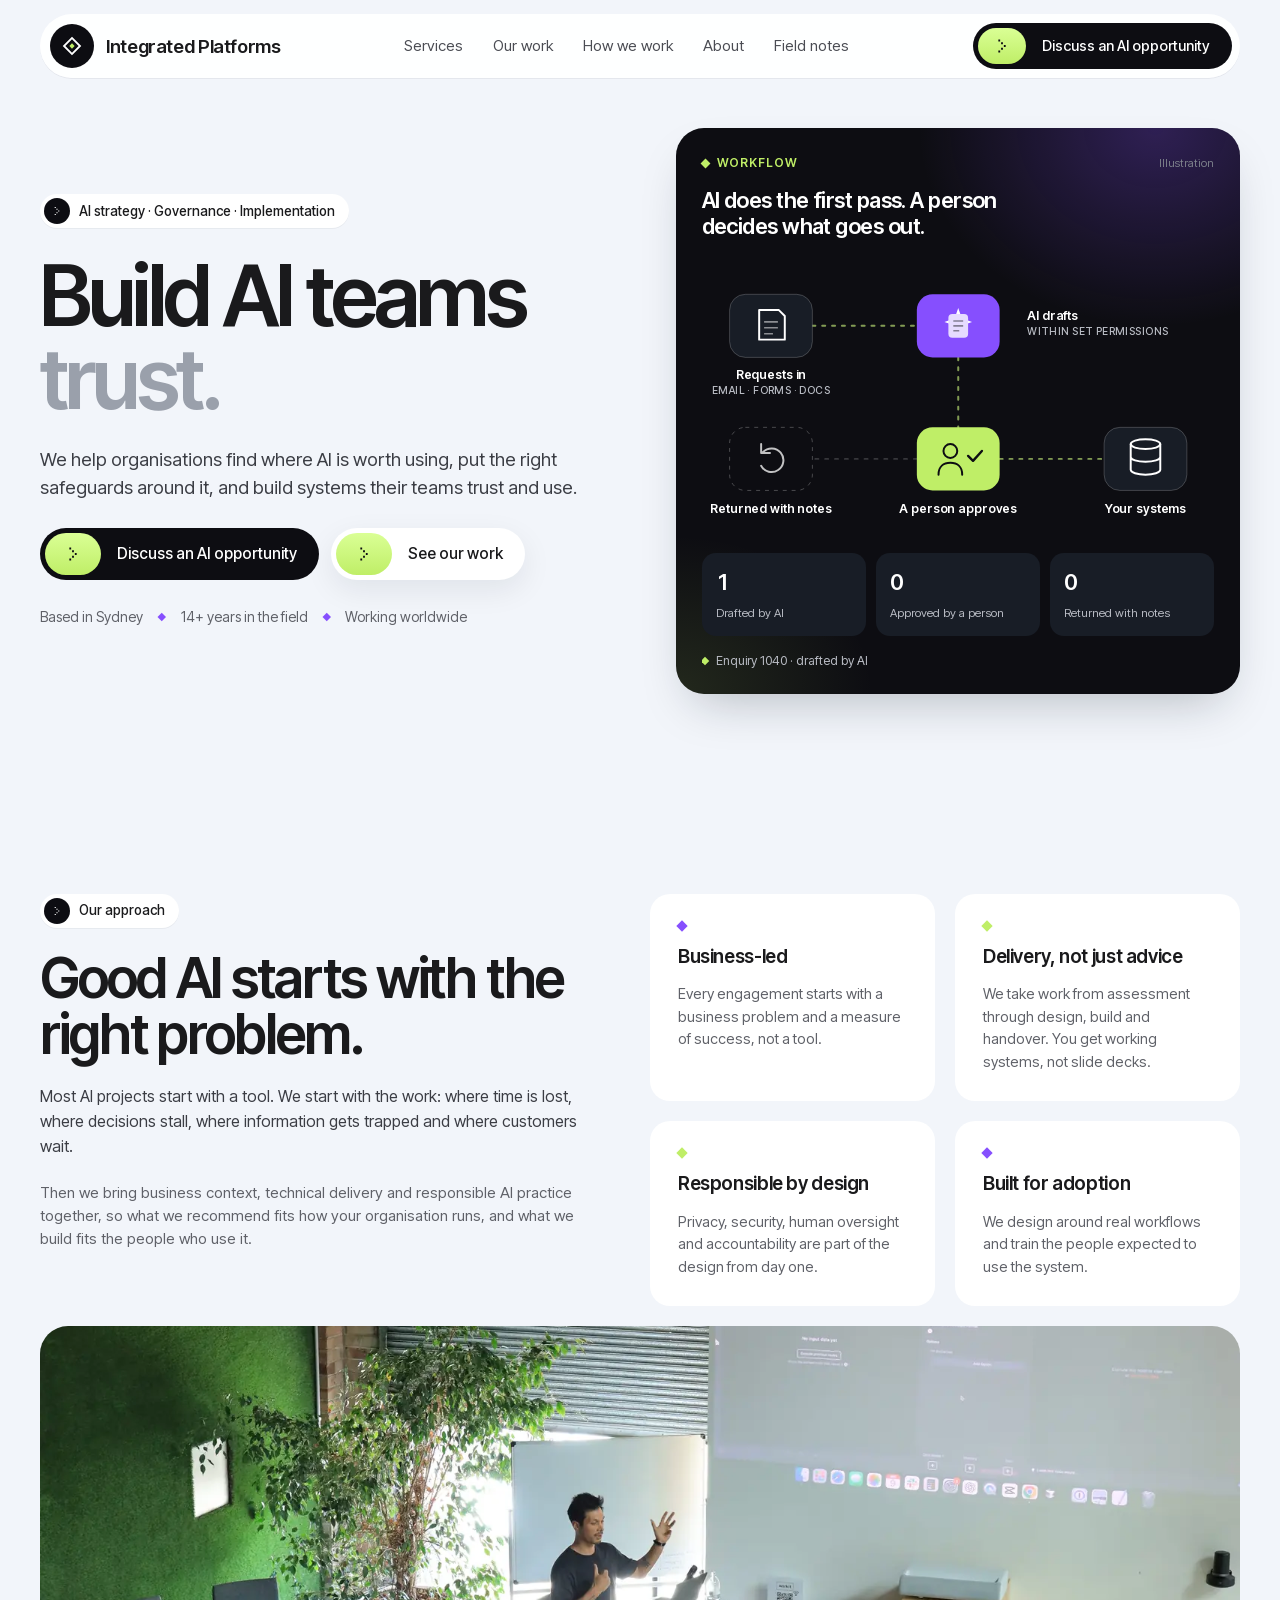
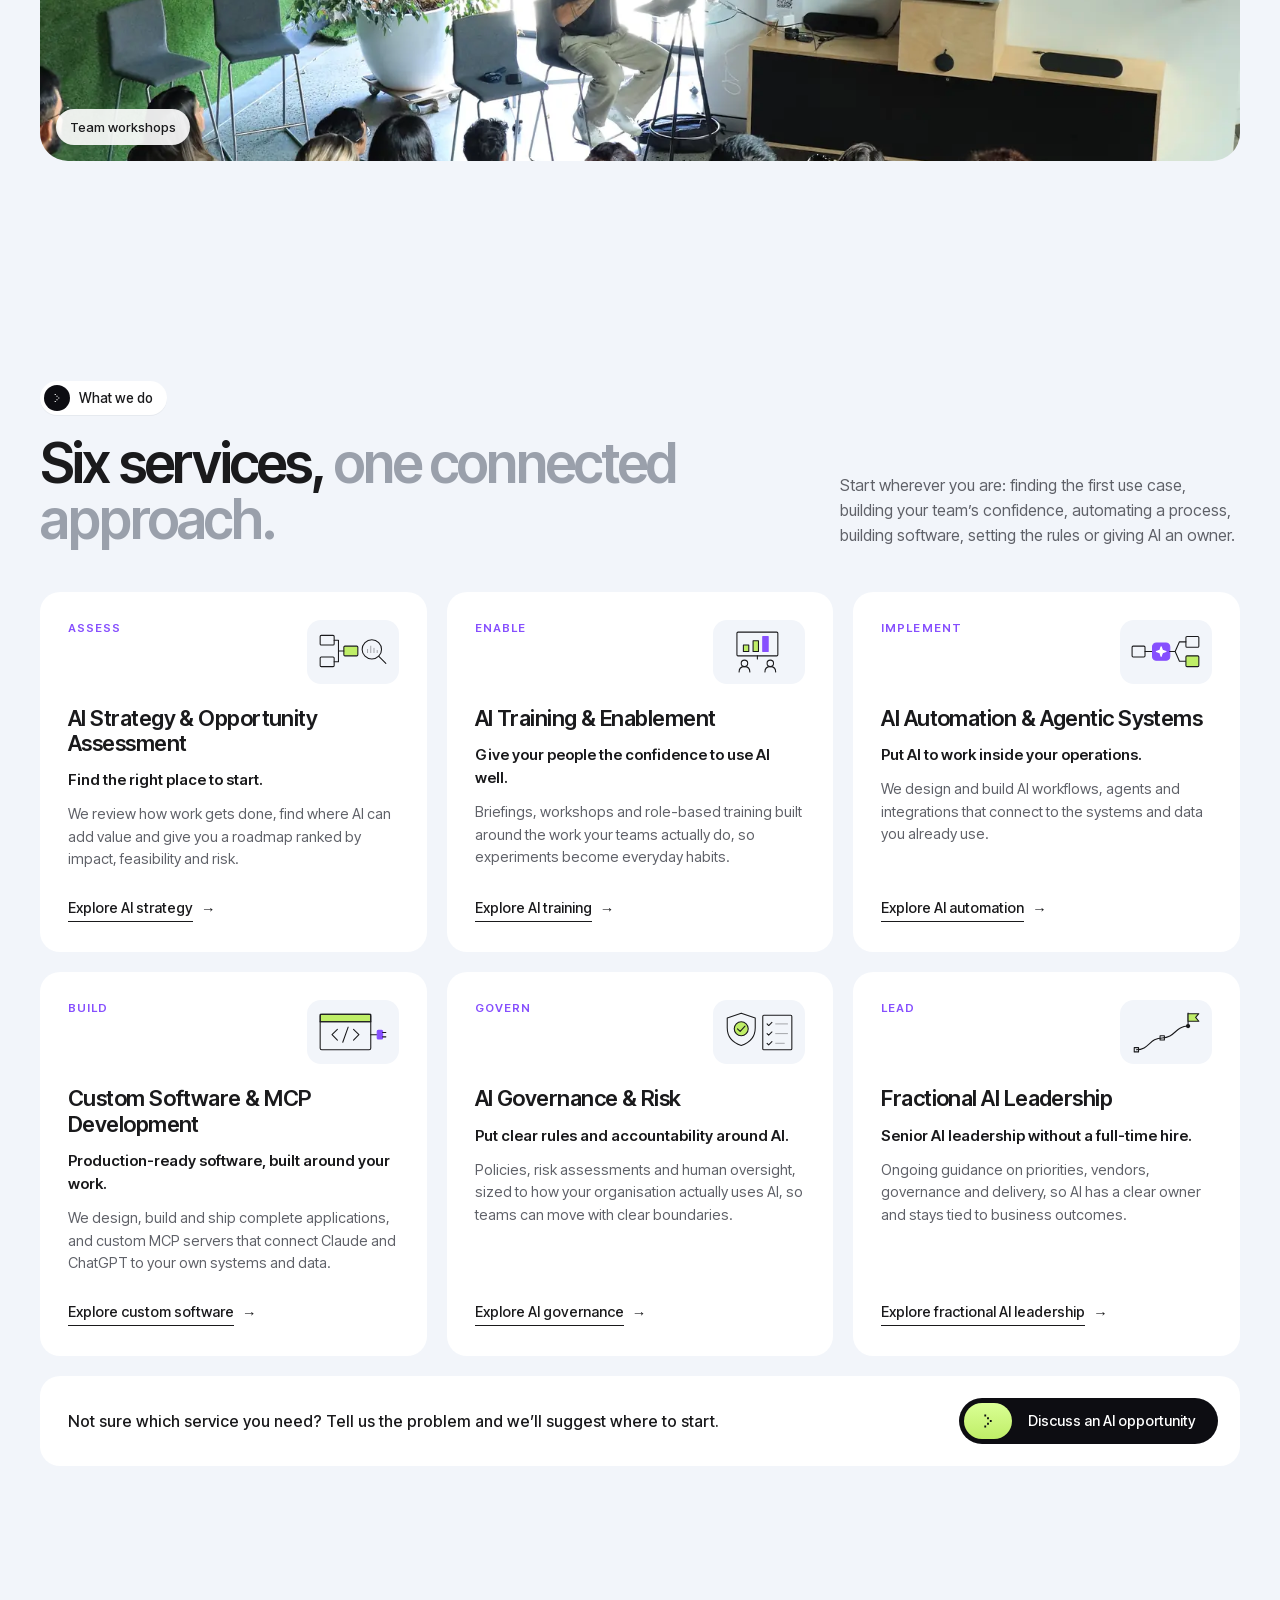
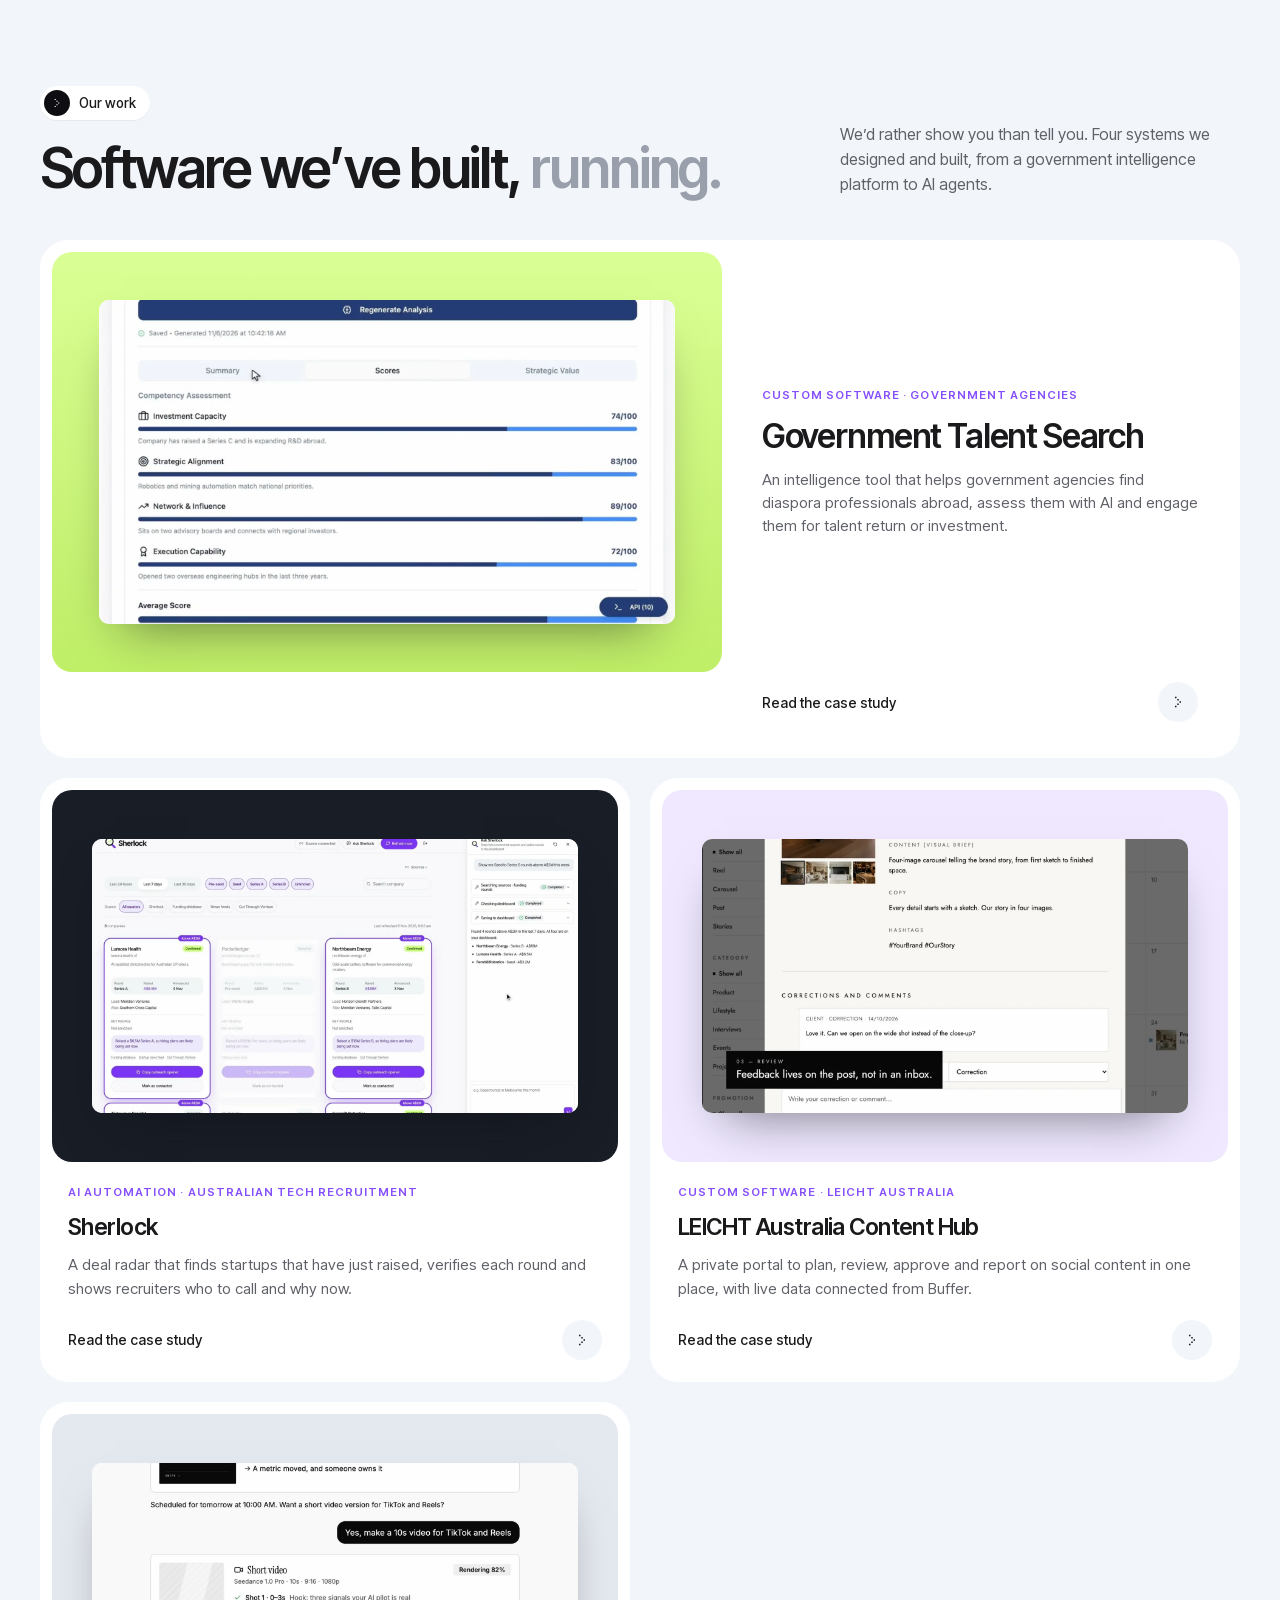
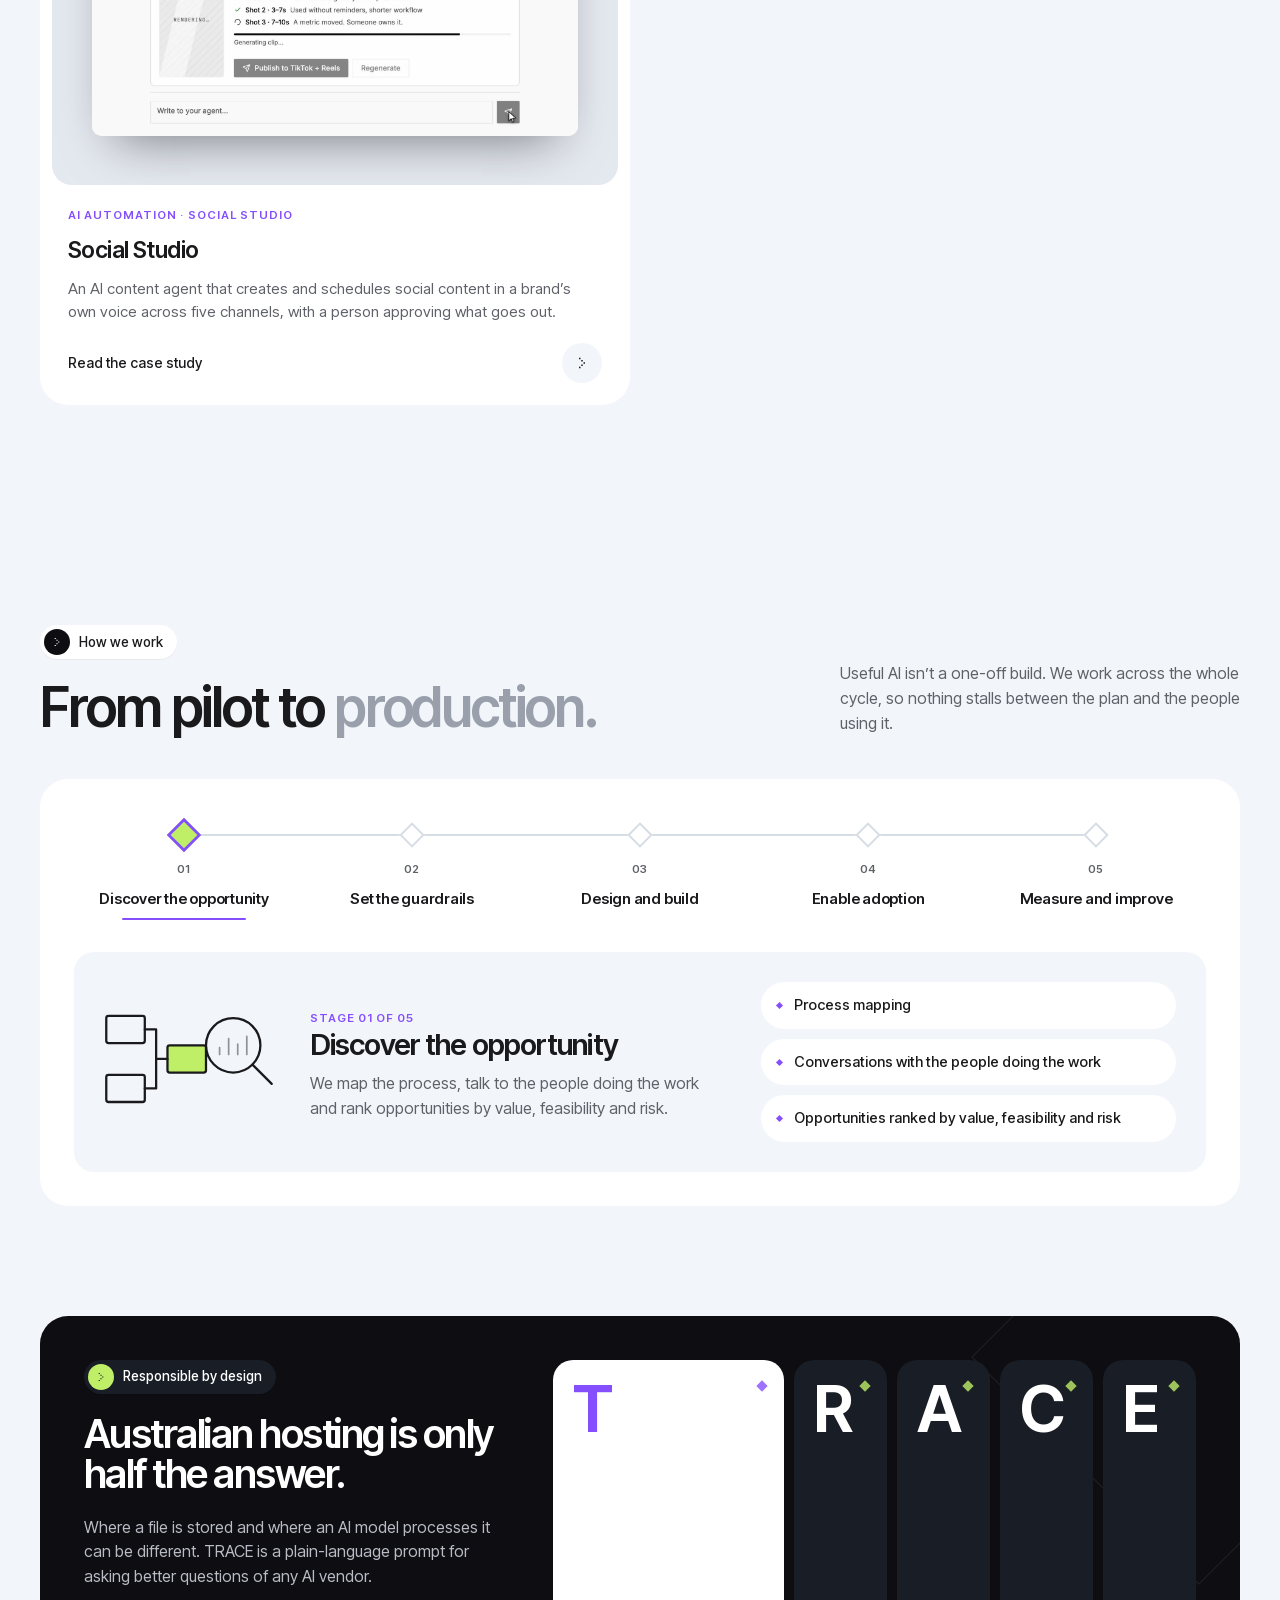
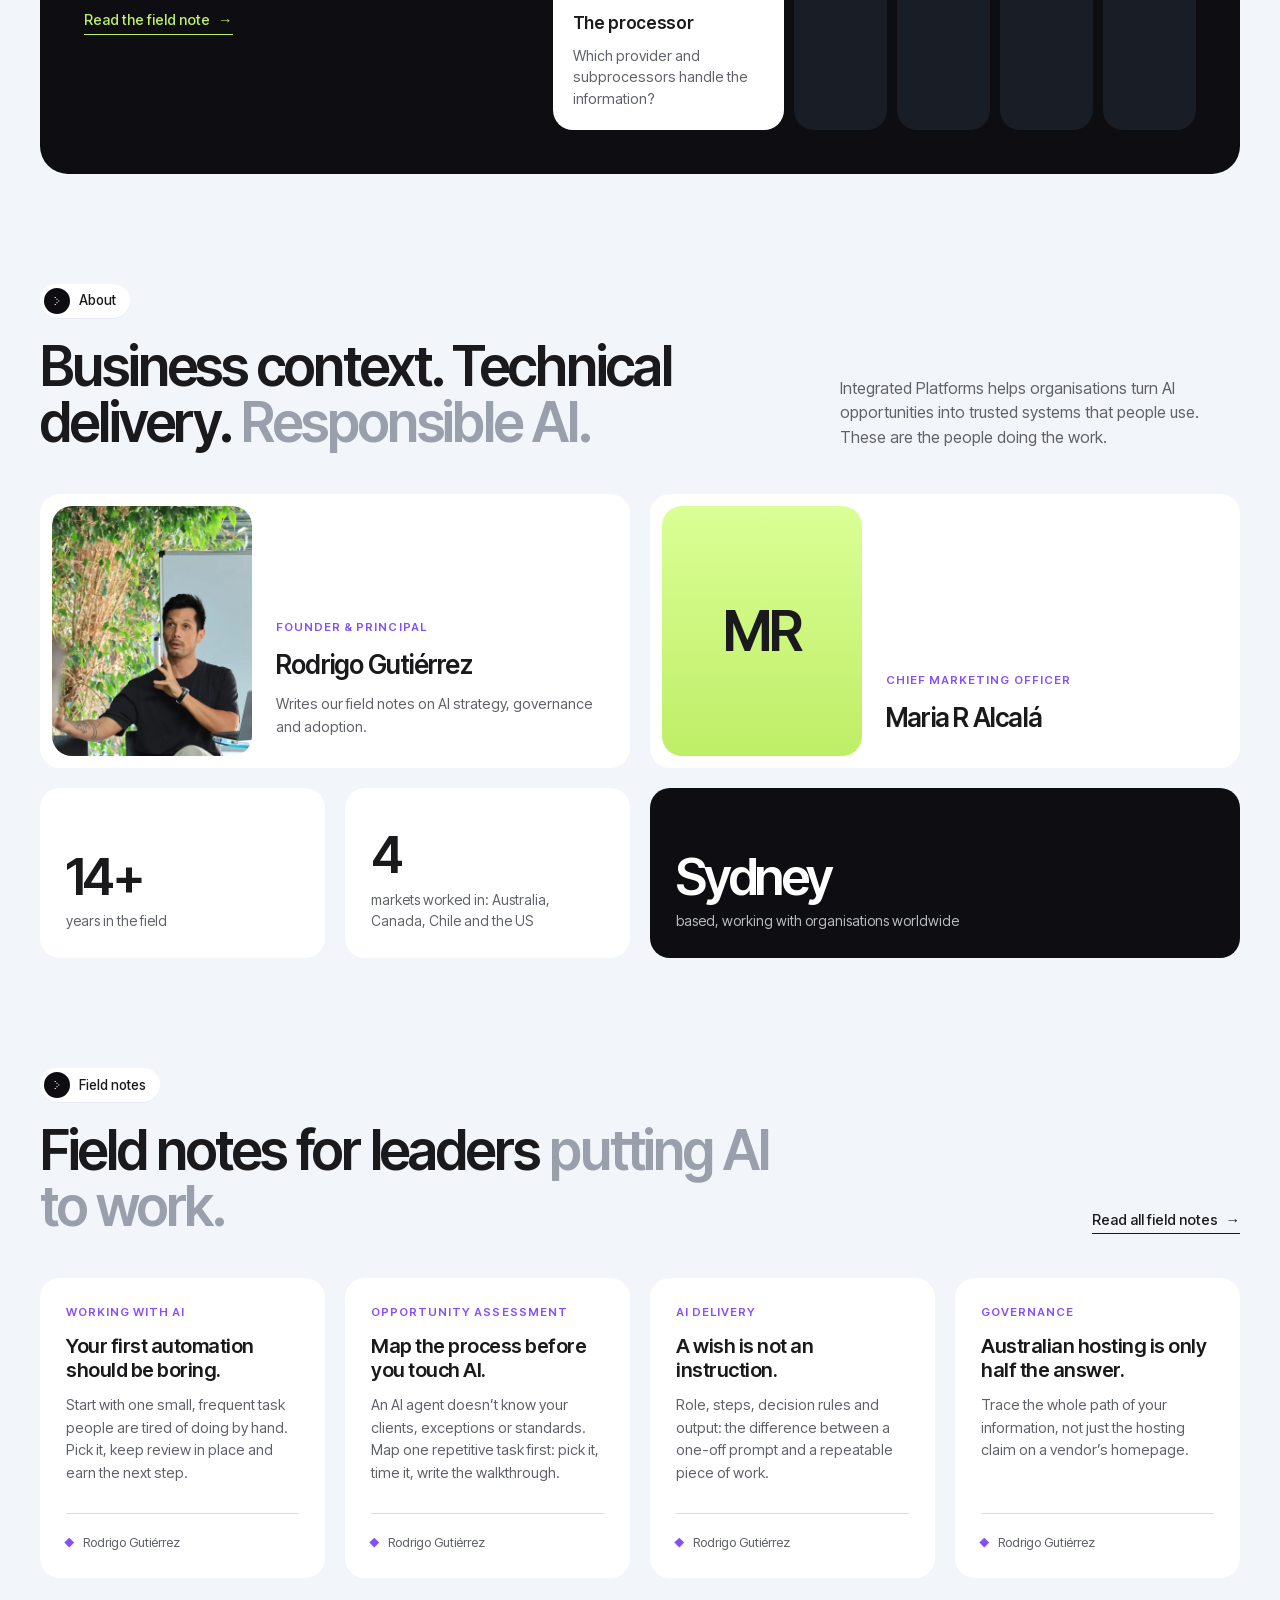
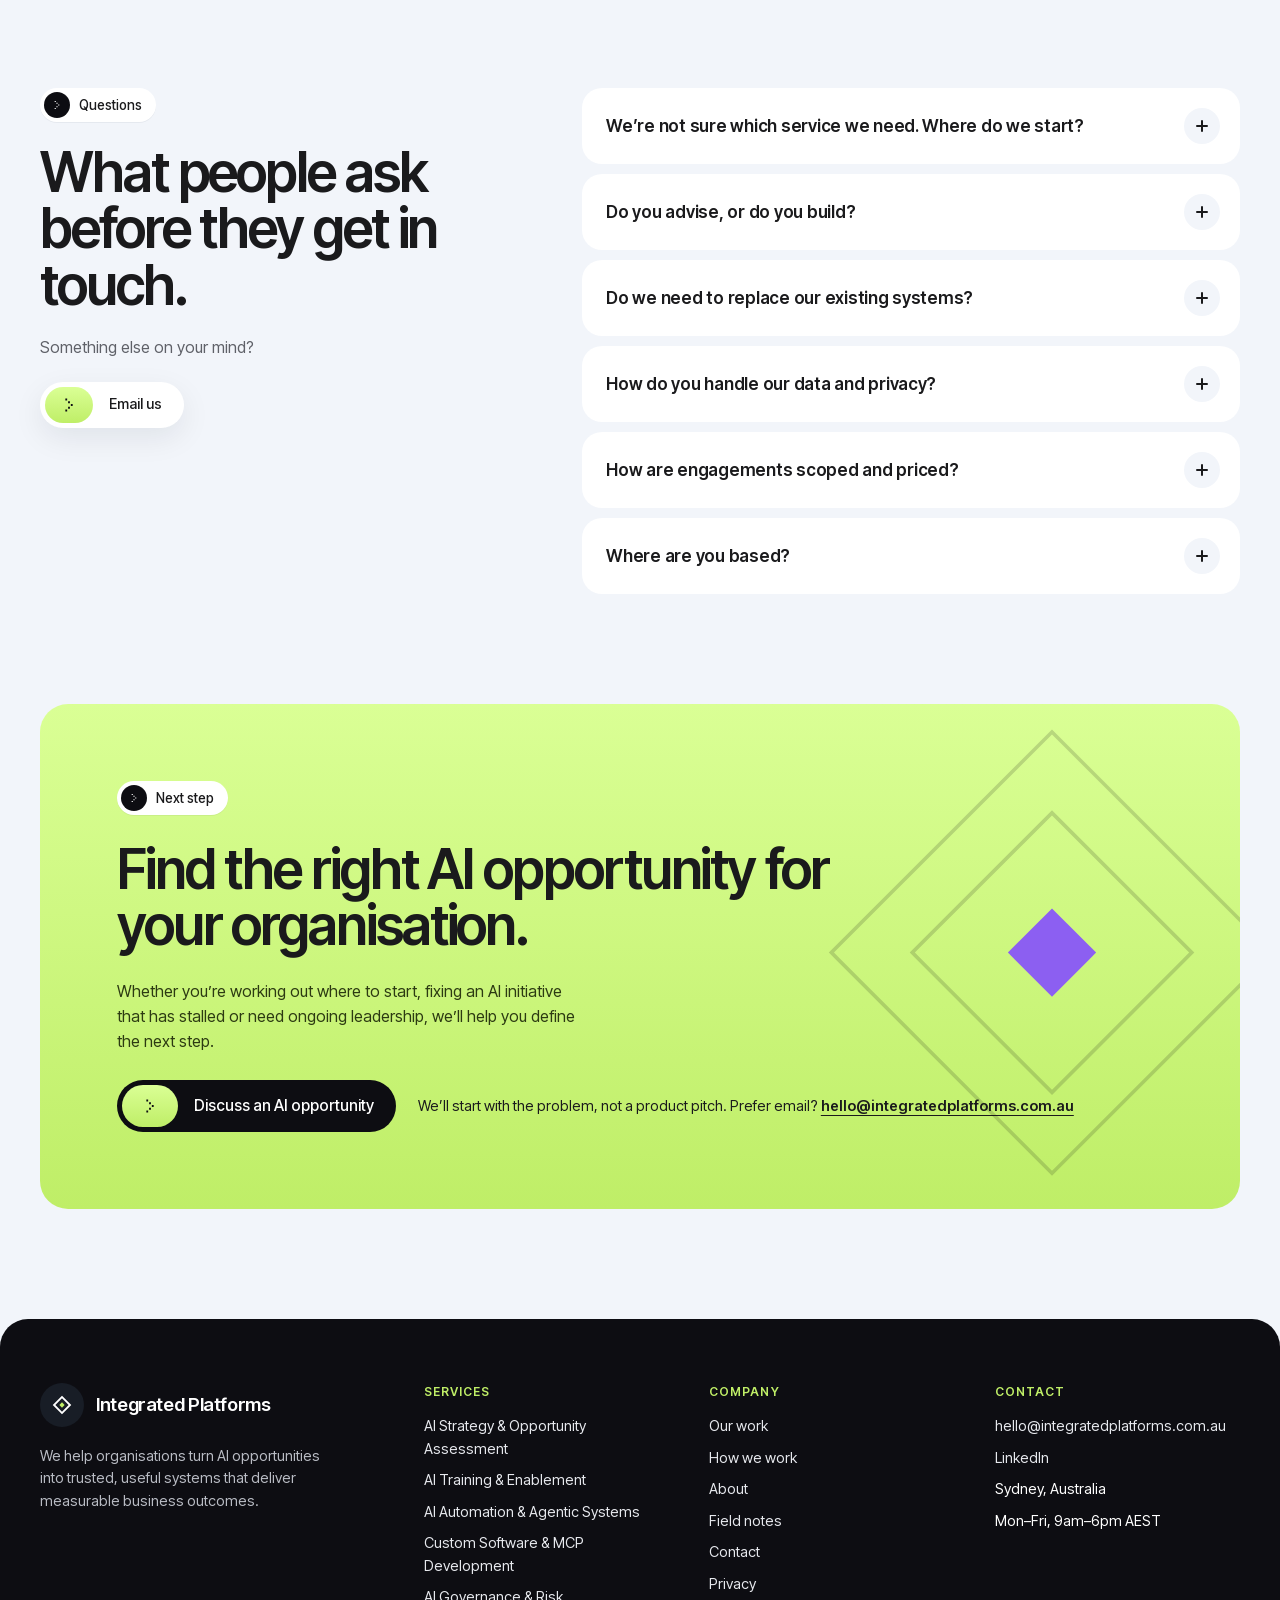
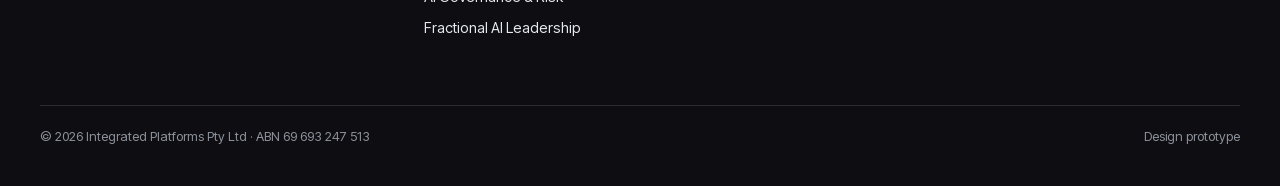
<file: index.html>
<!doctype html>
<html lang="en-AU">
<head>
<meta charset="utf-8">
<meta name="robots" content="noindex, nofollow">
<meta name="viewport" content="width=device-width, initial-scale=1">
<meta name="theme-color" content="#f2f5fa">
<title>AI Strategy, Governance &amp; Implementation | Integrated Platforms</title>
<meta name="description" content="Integrated Platforms helps organisations identify AI opportunities, establish governance, implement AI systems and enable adoption. Based in Sydney, working worldwide.">
<link rel="icon" href="favicon.svg" type="image/svg+xml">
<link rel="icon" href="favicon-32.png" sizes="32x32">
<link rel="apple-touch-icon" href="apple-touch-icon.png">
<link rel="preload" href="assets/fonts/InterTight-var.woff2" as="font" type="font/woff2" crossorigin>
<link rel="stylesheet" href="css/site.css">
</head>
<body>
<a class="skip" href="#main">Skip to content</a>

<header class="top">
  <div class="nav">
    <a class="brand" href="./" aria-label="Integrated Platforms, home"><span class="logo"><svg viewBox="0 0 64 64" aria-hidden="true"><g transform="rotate(45 32 32)"><rect x="17" y="17" width="30" height="30" fill="none" stroke="#fff" stroke-width="5"/><rect x="27" y="27" width="10" height="10" fill="#bfee67"/></g></svg></span>Integrated Platforms</a>
    <nav class="nav-links" aria-label="Main">
      <a href="#services">Services</a><a href="#work">Our work</a><a href="#process">How we work</a><a href="#team">About</a><a href="#notes">Field notes</a>
    </nav>
    <a class="pill pill--sm" href="contact/"><span class="chip"><svg viewBox="0 0 24 24" aria-hidden="true"><path d="M8 5h2v2H8zM11 8h2v2h-2zM14 11h2v2h-2zM11 14h2v2h-2zM8 17h2v2H8z"/></svg></span><span>Discuss an AI opportunity</span></a>
    <button class="nav-toggle" type="button" aria-expanded="false" aria-controls="nav-panel" aria-label="Menu"><i></i><i></i></button>
  </div>
  <div class="nav-panel" id="nav-panel" hidden>
    <a href="#services"><span class="dia"></span>Services</a><a href="#work"><span class="dia"></span>Our work</a><a href="#process"><span class="dia"></span>How we work</a><a href="#team"><span class="dia"></span>About</a><a href="#notes"><span class="dia"></span>Field notes</a>
    <a class="pill" href="contact/"><span class="chip"><svg viewBox="0 0 24 24" aria-hidden="true"><path d="M8 5h2v2H8zM11 8h2v2h-2zM14 11h2v2h-2zM11 14h2v2h-2zM8 17h2v2H8z"/></svg></span><span>Discuss an AI opportunity</span></a>
  </div>
</header>

<main id="main">

<!-- ================= HERO ================= -->
<section class="hero shell">
  <div class="hero-grid">
    <div class="hero-copy">
      <span class="badge" data-anim><span class="chev"><svg viewBox="0 0 24 24" aria-hidden="true"><path d="M8 5h2v2H8zM11 8h2v2h-2zM14 11h2v2h-2zM11 14h2v2h-2zM8 17h2v2H8z"/></svg></span>AI strategy · Governance · Implementation</span>
      <h1 class="display" data-anim>Build AI teams <span class="soft">trust.</span></h1>
      <p class="lede" data-anim>We help organisations find where AI is worth using, put the right safeguards around it, and build systems their teams trust and use.</p>
      <div class="hero-actions" data-anim>
        <a class="pill" href="contact/"><span class="chip"><svg viewBox="0 0 24 24" aria-hidden="true"><path d="M8 5h2v2H8zM11 8h2v2h-2zM14 11h2v2h-2zM11 14h2v2h-2zM8 17h2v2H8z"/></svg></span><span>Discuss an AI opportunity</span></a>
        <a class="pill pill--light" href="#work"><span class="chip"><svg viewBox="0 0 24 24" aria-hidden="true"><path d="M8 5h2v2H8zM11 8h2v2h-2zM14 11h2v2h-2zM11 14h2v2h-2zM8 17h2v2H8z"/></svg></span><span>See our work</span></a>
      </div>
      <p class="facts" data-anim>Based in Sydney <span class="dia"></span> 14+ years in the field <span class="dia"></span> Working worldwide</p>
    </div>

    <figure class="flow" data-flow data-anim aria-label="Illustration: requests go in, AI drafts a response, a person approves it, and the result is synced to your systems. Some items are returned with notes.">
      <div class="flow-head"><span class="flow-live">Workflow</span><span class="flow-note" style="margin:0">Illustration</span></div>
      <p class="flow-title">AI does the first pass. A person decides what goes out.</p>
      <svg viewBox="0 0 520 300" aria-hidden="true">
        <path class="track" d="M112 80H218M260 112V183M302 215H408M218 215H112"/>
        <path class="track-flow" d="M112 80H218M260 112V183M302 215H408"/>
        <!-- A: requests in -->
        <g data-node="a"><rect x="28" y="48" width="84" height="64" rx="16" fill="#181d26" stroke="#ffffff33"/><path d="M58 64h20l6 6v24H58z" fill="none" stroke="#fff" stroke-width="2" stroke-linejoin="round"/><path d="M63 76h14M63 82h14M63 88h9" stroke="#fff" stroke-opacity=".5" stroke-width="1.6"/><text class="node-label" x="70" y="134" text-anchor="middle">Requests in</text><text class="node-sub" x="70" y="149" text-anchor="middle">EMAIL · FORMS · DOCS</text></g>
        <!-- B: AI drafts -->
        <g data-node="b"><rect x="218" y="48" width="84" height="64" rx="16" fill="#864ffe"/><path d="M260 62l3.6 10.4L274 76l-10.4 3.6L260 90l-3.6-10.4L246 76l10.4-3.6z" fill="#fff"/><text class="node-label" x="330" y="74">AI drafts</text><text class="node-sub" x="330" y="89">WITHIN SET PERMISSIONS</text></g>
        <!-- C: person approves -->
        <g data-node="c"><rect x="218" y="183" width="84" height="64" rx="16" fill="#bfee67"/><circle cx="252" cy="207" r="7" fill="none" stroke="#0d0d12" stroke-width="2"/><path d="M240 231c0-8 5-12 12-12s12 4 12 12" fill="none" stroke="#0d0d12" stroke-width="2" stroke-linecap="round"/><path d="M270 212l5 5 9-10" fill="none" stroke="#0d0d12" stroke-width="2.4" stroke-linecap="round" stroke-linejoin="round"/><text class="node-label" x="260" y="270" text-anchor="middle">A person approves</text></g>
        <!-- D: your systems -->
        <g data-node="d"><rect x="408" y="183" width="84" height="64" rx="16" fill="#181d26" stroke="#ffffff33"/><ellipse cx="450" cy="200" rx="15" ry="5" fill="none" stroke="#fff" stroke-width="2"/><path d="M435 200v26c0 2.8 6.7 5 15 5s15-2.2 15-5v-26M435 213c0 2.8 6.7 5 15 5s15-2.2 15-5" fill="none" stroke="#fff" stroke-width="2"/><text class="node-label" x="450" y="270" text-anchor="middle">Your systems</text></g>
        <!-- E: returned -->
        <g data-node="e"><rect x="28" y="183" width="84" height="64" rx="16" fill="none" stroke="#ffffff40" stroke-dasharray="4 5"/><path d="M60 222a12 12 0 1 0 2-14M60 200v9h9" fill="none" stroke="#fff" stroke-opacity=".75" stroke-width="2" stroke-linecap="round" stroke-linejoin="round"/><text class="node-label" x="70" y="270" text-anchor="middle">Returned with notes</text></g>
        <g data-tokens></g>
      </svg>
      <div class="flow-stats"><div><b data-stat="drafted">0</b><span>Drafted by AI</span></div><div><b data-stat="approved">0</b><span>Approved by a person</span></div><div><b data-stat="returned">0</b><span>Returned with notes</span></div></div>
      <div class="flow-log" data-log aria-live="off"><p>Human approval for consequential actions, built in.</p></div>
    </figure>
  </div>
</section>

<!-- ================= APPROACH ================= -->
<section class="sec shell" id="approach">
  <div class="approach-grid">
    <div class="approach-copy">
      <span class="badge" data-anim><span class="chev"><svg viewBox="0 0 24 24" aria-hidden="true"><path d="M8 5h2v2H8zM11 8h2v2h-2zM14 11h2v2h-2zM11 14h2v2h-2zM8 17h2v2H8z"/></svg></span>Our approach</span>
      <h2 class="h2" data-anim>Good AI starts with the right problem.</h2>
      <p data-anim>Most AI projects start with a tool. We start with the work: where time is lost, where decisions stall, where information gets trapped and where customers wait.</p>
      <p data-anim>Then we bring business context, technical delivery and responsible AI practice together, so what we recommend fits how your organisation runs, and what we build fits the people who use it.</p>
    </div>
    <div class="principles">
      <div class="principle card" data-anim><span class="dia"></span><h3>Business-led</h3><p>Every engagement starts with a business problem and a measure of success, not a tool.</p></div>
      <div class="principle card" data-anim><span class="dia dia--lime"></span><h3>Delivery, not just advice</h3><p>We take work from assessment through design, build and handover. You get working systems, not slide decks.</p></div>
      <div class="principle card" data-anim><span class="dia dia--lime"></span><h3>Responsible by design</h3><p>Privacy, security, human oversight and accountability are part of the design from day one.</p></div>
      <div class="principle card" data-anim><span class="dia"></span><h3>Built for adoption</h3><p>We design around real workflows and train the people expected to use the system.</p></div>
    </div>
    <figure class="photo approach-photo" data-anim="diamond"><img src="assets/img/photo-room.webp" alt="Rodrigo Gutiérrez leading a workshop for a full room" width="1600" height="1066" loading="lazy"><figcaption>Team workshops</figcaption></figure>
  </div>
</section>

<!-- ================= SERVICES ================= -->
<section class="sec shell" id="services">
  <div class="sec-head">
    <div>
      <span class="badge" data-anim><span class="chev"><svg viewBox="0 0 24 24" aria-hidden="true"><path d="M8 5h2v2H8zM11 8h2v2h-2zM14 11h2v2h-2zM11 14h2v2h-2zM8 17h2v2H8z"/></svg></span>What we do</span>
      <h2 class="h2" data-anim>Six services, <span class="soft">one connected approach.</span></h2>
    </div>
    <p data-anim>Start wherever you are: finding the first use case, building your team’s confidence, automating a process, building software, setting the rules or giving AI an owner.</p>
  </div>
  <div class="svc-grid">
    <a class="svc card" href="https://integratedplatforms.com.au/services/ai-strategy" target="_blank" rel="noopener" data-anim>
      <div class="svc-top"><span class="label">Assess</span><span class="svc-icon" aria-hidden="true"><svg class="ill" viewBox="0 0 130 80"><rect x="4" y="10" width="26" height="18" rx="2"/><rect x="4" y="50" width="26" height="18" rx="2"/><rect class="f" x="48" y="30" width="26" height="18" rx="2"/><path d="M30 19h8v20h10M30 59h8V39"/><circle cx="100" cy="36" r="18"/><path d="M113 49l13 13"/><path class="s" d="M92 42v-6M98 42v-12M104 42v-8M110 42v-4"/></svg></span></div>
      <h3>AI Strategy &amp; Opportunity Assessment</h3><strong>Find the right place to start.</strong>
      <p>We review how work gets done, find where AI can add value and give you a roadmap ranked by impact, feasibility and risk.</p>
      <span class="arrow-link"><span>Explore AI strategy</span></span><span class="corner" aria-hidden="true"></span>
    </a>
    <a class="svc card" href="https://integratedplatforms.com.au/services/ai-training" target="_blank" rel="noopener" data-anim>
      <div class="svc-top"><span class="label">Enable</span><span class="svc-icon" aria-hidden="true"><svg class="ill" viewBox="0 0 130 80"><rect x="24" y="4" width="76" height="44" rx="2"/><rect class="f" x="36" y="28" width="10" height="12"/><rect class="f" x="54" y="20" width="10" height="20"/><rect class="p" x="72" y="12" width="10" height="28"/><path d="M62 48v6"/><circle cx="38" cy="62" r="6"/><path d="M28 78c0-7 4-10 10-10s10 3 10 10"/><circle cx="86" cy="62" r="6"/><path d="M76 78c0-7 4-10 10-10s10 3 10 10"/></svg></span></div>
      <h3>AI Training &amp; Enablement</h3><strong>Give your people the confidence to use AI well.</strong>
      <p>Briefings, workshops and role-based training built around the work your teams actually do, so experiments become everyday habits.</p>
      <span class="arrow-link"><span>Explore AI training</span></span><span class="corner" aria-hidden="true"></span>
    </a>
    <a class="svc card" href="https://integratedplatforms.com.au/services/ai-automation" target="_blank" rel="noopener" data-anim>
      <div class="svc-top"><span class="label">Implement</span><span class="svc-icon" aria-hidden="true"><svg class="ill" viewBox="0 0 130 80"><rect x="2" y="30" width="24" height="20" rx="2"/><path d="M26 40h14"/><rect class="p" x="40" y="24" width="32" height="32" rx="7"/><path d="M56 31l2.4 6.6L65 40l-6.6 2.4L56 49l-2.4-6.6L47 40l6.6-2.4z" stroke="#fff" fill="#fff"/><path d="M72 40h10l8-18h12M82 40l8 18h12"/><rect x="102" y="12" width="24" height="20" rx="2"/><rect class="f" x="102" y="48" width="24" height="20" rx="2"/></svg></span></div>
      <h3>AI Automation &amp; Agentic Systems</h3><strong>Put AI to work inside your operations.</strong>
      <p>We design and build AI workflows, agents and integrations that connect to the systems and data you already use.</p>
      <span class="arrow-link"><span>Explore AI automation</span></span><span class="corner" aria-hidden="true"></span>
    </a>
    <a class="svc card" href="https://integratedplatforms.com.au/services/custom-software" target="_blank" rel="noopener" data-anim>
      <div class="svc-top"><span class="label">Build</span><span class="svc-icon" aria-hidden="true"><svg class="ill" viewBox="0 0 130 80"><rect class="f" x="4" y="6" width="94" height="14"/><rect x="4" y="6" width="94" height="66" rx="3"/><path d="M4 20h94M36 34l-10 10 10 10M66 34l10 10-10 10M56 30l-10 28M98 44h12"/><rect class="p" x="110" y="36" width="10" height="16" rx="2"/><path d="M120 40h6M120 48h6"/></svg></span></div>
      <h3>Custom Software &amp; MCP Development</h3><strong>Production-ready software, built around your work.</strong>
      <p>We design, build and ship complete applications, and custom MCP servers that connect Claude and ChatGPT to your own systems and data.</p>
      <span class="arrow-link"><span>Explore custom software</span></span><span class="corner" aria-hidden="true"></span>
    </a>
    <a class="svc card" href="https://integratedplatforms.com.au/services/ai-governance" target="_blank" rel="noopener" data-anim>
      <div class="svc-top"><span class="label">Govern</span><span class="svc-icon" aria-hidden="true"><svg class="ill" viewBox="0 0 130 80"><path d="M32 4l26 9v18c0 18-11 28-26 33C17 59 6 49 6 31V13z"/><circle class="f" cx="32" cy="33" r="13"/><path d="M25 33l5 5 9-10"/><rect x="72" y="8" width="54" height="64" rx="2"/><path d="M80 24l3 3 6-6M80 42l3 3 6-6M80 60l3 3 6-6"/><path class="s" d="M96 24h22M96 42h22M96 60h16"/></svg></span></div>
      <h3>AI Governance &amp; Risk</h3><strong>Put clear rules and accountability around AI.</strong>
      <p>Policies, risk assessments and human oversight, sized to how your organisation actually uses AI, so teams can move with clear boundaries.</p>
      <span class="arrow-link"><span>Explore AI governance</span></span><span class="corner" aria-hidden="true"></span>
    </a>
    <a class="svc card" href="https://integratedplatforms.com.au/services/fractional-ai-leadership" target="_blank" rel="noopener" data-anim>
      <div class="svc-top"><span class="label">Lead</span><span class="svc-icon" aria-hidden="true"><svg class="ill" viewBox="0 0 130 80"><path d="M10 72c24 0 24-22 48-22s24-22 48-22"/><rect x="6" y="68" width="8" height="8"/><rect x="54" y="46" width="8" height="8"/><path d="M106 28V4"/><path class="f" d="M106 5h20l-6 7 6 7h-20z"/><circle class="k" cx="106" cy="28" r="4"/></svg></span></div>
      <h3>Fractional AI Leadership</h3><strong>Senior AI leadership without a full-time hire.</strong>
      <p>Ongoing guidance on priorities, vendors, governance and delivery, so AI has a clear owner and stays tied to business outcomes.</p>
      <span class="arrow-link"><span>Explore fractional AI leadership</span></span><span class="corner" aria-hidden="true"></span>
    </a>
  </div>
  <div class="svc-note card" data-anim>
    <p>Not sure which service you need? Tell us the problem and we’ll suggest where to start.</p>
    <a class="pill pill--sm" href="contact/"><span class="chip"><svg viewBox="0 0 24 24" aria-hidden="true"><path d="M8 5h2v2H8zM11 8h2v2h-2zM14 11h2v2h-2zM11 14h2v2h-2zM8 17h2v2H8z"/></svg></span><span>Discuss an AI opportunity</span></a>
  </div>
</section>

<!-- ================= WORK ================= -->
<section class="sec shell" id="work">
  <div class="sec-head">
    <div>
      <span class="badge" data-anim><span class="chev"><svg viewBox="0 0 24 24" aria-hidden="true"><path d="M8 5h2v2H8zM11 8h2v2h-2zM14 11h2v2h-2zM11 14h2v2h-2zM8 17h2v2H8z"/></svg></span>Our work</span>
      <h2 class="h2" data-anim>Software we’ve built, <span class="soft">running.</span></h2>
    </div>
    <p data-anim>We’d rather show you than tell you. Four systems we designed and built, from a government intelligence platform to AI agents.</p>
  </div>
  <div class="work-grid">
    <a class="case case--feature" href="https://integratedplatforms.com.au/work/government-talent-search" target="_blank" rel="noopener" data-anim>
      <div class="case-media" style="--tint:var(--lime-grad)" data-anim="diamond"><div class="shot"><img src="assets/img/work-government-talent-search.webp" alt="Government Talent Search candidate assessment screen with AI scores" width="1600" height="900"></div></div>
      <div class="case-body"><span class="label">Custom software · Government agencies</span><h3>Government Talent Search</h3><p>An intelligence tool that helps government agencies find diaspora professionals abroad, assess them with AI and engage them for talent return or investment.</p></div>
      <div class="case-foot"><span>Read the case study</span><span class="go"><svg viewBox="0 0 24 24" aria-hidden="true"><path d="M8 5h2v2H8zM11 8h2v2h-2zM14 11h2v2h-2zM11 14h2v2h-2zM8 17h2v2H8z"/></svg></span></div>
    </a>
    <a class="case" href="https://integratedplatforms.com.au/work/sherlock" target="_blank" rel="noopener" data-anim>
      <div class="case-media" style="--tint:#181d26" data-anim="diamond"><div class="shot"><img src="assets/img/work-sherlock.webp" alt="Sherlock deal radar showing verified funding rounds" width="1600" height="900" loading="lazy"></div></div>
      <div class="case-body"><span class="label">AI automation · Australian tech recruitment</span><h3>Sherlock</h3><p>A deal radar that finds startups that have just raised, verifies each round and shows recruiters who to call and why now.</p></div>
      <div class="case-foot"><span>Read the case study</span><span class="go"><svg viewBox="0 0 24 24" aria-hidden="true"><path d="M8 5h2v2H8zM11 8h2v2h-2zM14 11h2v2h-2zM11 14h2v2h-2zM8 17h2v2H8z"/></svg></span></div>
    </a>
    <a class="case" href="https://integratedplatforms.com.au/work/content-hub" target="_blank" rel="noopener" data-anim>
      <div class="case-media" style="--tint:var(--accent-soft)" data-anim="diamond"><div class="shot"><img src="assets/img/work-content-hub.webp" alt="LEICHT Australia Content Hub post review with threaded corrections" width="1200" height="675" loading="lazy"></div></div>
      <div class="case-body"><span class="label">Custom software · LEICHT Australia</span><h3>LEICHT Australia Content Hub</h3><p>A private portal to plan, review, approve and report on social content in one place, with live data connected from Buffer.</p></div>
      <div class="case-foot"><span>Read the case study</span><span class="go"><svg viewBox="0 0 24 24" aria-hidden="true"><path d="M8 5h2v2H8zM11 8h2v2h-2zM14 11h2v2h-2zM11 14h2v2h-2zM8 17h2v2H8z"/></svg></span></div>
    </a>
    <a class="case" href="https://integratedplatforms.com.au/work/social-studio" target="_blank" rel="noopener" data-anim>
      <div class="case-media" style="--tint:#e4e8ef" data-anim="diamond"><div class="shot"><img src="assets/img/work-social-studio.webp" alt="Social Studio agent drafting a short video for TikTok and Reels" width="1200" height="675" loading="lazy"></div></div>
      <div class="case-body"><span class="label">AI automation · Social Studio</span><h3>Social Studio</h3><p>An AI content agent that creates and schedules social content in a brand’s own voice across five channels, with a person approving what goes out.</p></div>
      <div class="case-foot"><span>Read the case study</span><span class="go"><svg viewBox="0 0 24 24" aria-hidden="true"><path d="M8 5h2v2H8zM11 8h2v2h-2zM14 11h2v2h-2zM11 14h2v2h-2zM8 17h2v2H8z"/></svg></span></div>
    </a>
  </div>
</section>

<!-- ================= PROCESS (interactive stages) ================= -->
<section class="sec shell" id="process">
  <div class="sec-head">
    <div>
      <span class="badge" data-anim><span class="chev"><svg viewBox="0 0 24 24" aria-hidden="true"><path d="M8 5h2v2H8zM11 8h2v2h-2zM14 11h2v2h-2zM11 14h2v2h-2zM8 17h2v2H8z"/></svg></span>How we work</span>
      <h2 class="h2" data-anim>From pilot to <span class="soft">production.</span></h2>
    </div>
    <p data-anim>Useful AI isn’t a one-off build. We work across the whole cycle, so nothing stalls between the plan and the people using it.</p>
  </div>
  <div class="stages card" data-stages data-anim>
    <div class="stage-rail" role="tablist" aria-label="Stages">
      <span class="fill" aria-hidden="true"></span>
      <button class="stage-btn" role="tab" type="button"><span class="node"><i></i></span><b>01</b><span>Discover the opportunity</span><span class="timer"></span></button>
      <button class="stage-btn" role="tab" type="button"><span class="node"><i></i></span><b>02</b><span>Set the guardrails</span><span class="timer"></span></button>
      <button class="stage-btn" role="tab" type="button"><span class="node"><i></i></span><b>03</b><span>Design and build</span><span class="timer"></span></button>
      <button class="stage-btn" role="tab" type="button"><span class="node"><i></i></span><b>04</b><span>Enable adoption</span><span class="timer"></span></button>
      <button class="stage-btn" role="tab" type="button"><span class="node"><i></i></span><b>05</b><span>Measure and improve</span><span class="timer"></span></button>
    </div>
    <div class="stage-panel" role="tabpanel" aria-live="polite"></div>
    <!-- stage content: read by js/anim.js; visible as a plain list without JavaScript -->
    <ol class="stage-data" data-stage-data>
      <li data-title="Discover the opportunity" data-tags="Process mapping|Conversations with the people doing the work|Opportunities ranked by value, feasibility and risk"><template><svg class="ill" viewBox="0 0 150 104"><rect x="2" y="14" width="34" height="24" rx="2"/><rect x="2" y="66" width="34" height="24" rx="2"/><rect class="f" x="56" y="40" width="34" height="24" rx="2"/><path d="M36 26h10v26h10M36 78h10V52"/><circle cx="114" cy="40" r="24"/><path d="M131 57l17 17"/><path class="s" d="M102 48v-6M110 48v-14M118 48v-9M126 48v-16"/></svg></template>We map the process, talk to the people doing the work and rank opportunities by value, feasibility and risk.</li>
      <li data-title="Set the guardrails" data-tags="Data access and permissions|Human approval for consequential actions|Privacy and security agreed up front"><template><svg class="ill" viewBox="0 0 150 104"><path d="M52 4l44 15v30c0 28-19 44-44 52C27 93 8 77 8 49V19z"/><rect class="f" x="36" y="46" width="32" height="26" rx="3"/><path d="M42 46v-8a10 10 0 0 1 20 0v8"/><circle class="k" cx="52" cy="58" r="3"/><path class="s" d="M110 30h36M110 46h28M110 62h36"/><path d="M110 80l4 4 8-8"/></svg></template>Data access, privacy, security and human oversight are agreed before anything goes live.</li>
      <li data-title="Design and build" data-tags="Workflows, agents and integrations|Built around your existing systems|Tested against realistic scenarios"><template><svg class="ill" viewBox="0 0 150 104"><rect x="4" y="4" width="142" height="92" rx="3"/><path d="M4 20h142"/><circle class="k" cx="14" cy="12" r="2"/><circle class="k" cx="22" cy="12" r="2"/><circle class="k" cx="30" cy="12" r="2"/><rect class="p" x="16" y="32" width="62" height="30"/><path class="s" d="M90 36h44M90 46h36M90 56h40"/><rect x="16" y="72" width="36" height="14"/><rect class="f" x="58" y="72" width="36" height="14"/><rect x="100" y="72" width="36" height="14"/></svg></template>We build workflows, agents, integrations and internal tools around your existing processes and systems.</li>
      <li data-title="Enable adoption" data-tags="Training for the people who’ll use it|Clear review responsibilities|When and how to escalate"><template><svg class="ill" viewBox="0 0 150 104"><rect x="52" y="4" width="94" height="58" rx="2"/><path class="f" d="M62 52l18-18 14 11 20-21 22 14v14z"/><circle cx="24" cy="30" r="10"/><path d="M6 80c0-17 8-27 18-27s18 10 18 27M38 60l18-14"/><circle cx="76" cy="76" r="6"/><circle cx="112" cy="76" r="6"/><path d="M64 100c0-9 5-13 12-13s12 4 12 13M100 100c0-9 5-13 12-13s12 4 12 13"/></svg></template>We train the people who’ll use it and make clear who reviews what, and when to escalate.</li>
      <li data-title="Measure and improve" data-tags="Tracked against the agreed measure of success|Adoption and performance reviewed|Refined as your needs change"><template><svg class="ill" viewBox="0 0 150 104"><path d="M6 4v92h140"/><path class="s" d="M24 96v-8M48 96v-14M72 96v-10M98 96v-22M122 96v-30"/><path d="M18 76l28-22 22 12 30-34 18-8"/><circle class="f" cx="126" cy="22" r="14"/><path d="M119 22l5 5 9-9"/></svg></template>We track performance and adoption against the agreed measure of success, then refine.</li>
    </ol>
  </div>
</section>

<!-- ================= GOVERNANCE: TRACE ================= -->
<section class="shell" aria-label="Governance">
  <div class="trace on-night" data-anim>
    <div class="trace-copy">
      <span class="badge"><span class="chev"><svg viewBox="0 0 24 24" aria-hidden="true"><path d="M8 5h2v2H8zM11 8h2v2h-2zM14 11h2v2h-2zM11 14h2v2h-2zM8 17h2v2H8z"/></svg></span>Responsible by design</span>
      <h2 class="h2">Australian hosting is only half the answer.</h2>
      <p>Where a file is stored and where an AI model processes it can be different. TRACE is a plain-language prompt for asking better questions of any AI vendor.</p>
      <a class="arrow-link" href="https://integratedplatforms.com.au/field-notes/australian-hosting-is-half-the-answer" target="_blank" rel="noopener">Read the field note</a>
    </div>
    <div class="trace-tiles" data-trace>
      <button class="tile is-open" type="button" aria-expanded="true"><span class="letter">T</span><span class="what"><b>The processor</b><span>Which provider and subprocessors handle the information?</span></span></button>
      <button class="tile" type="button" aria-expanded="false"><span class="letter">R</span><span class="what"><b>Region</b><span>Where is the file kept, and where does the AI read or process it?</span></span></button>
      <button class="tile" type="button" aria-expanded="false"><span class="letter">A</span><span class="what"><b>AI training</b><span>Is information used to train models, and how long are interactions retained?</span></span></button>
      <button class="tile" type="button" aria-expanded="false"><span class="letter">C</span><span class="what"><b>Consistency</b><span>Do the privacy, security, terms and subprocessor pages tell the same story?</span></span></button>
      <button class="tile" type="button" aria-expanded="false"><span class="letter">E</span><span class="what"><b>Everyone named</b><span>Is there a real company and accountable team behind the tool?</span></span></button>
    </div>
  </div>
</section>

<!-- ================= TEAM ================= -->
<section class="sec shell" id="team">
  <div class="sec-head">
    <div>
      <span class="badge" data-anim><span class="chev"><svg viewBox="0 0 24 24" aria-hidden="true"><path d="M8 5h2v2H8zM11 8h2v2h-2zM14 11h2v2h-2zM11 14h2v2h-2zM8 17h2v2H8z"/></svg></span>About</span>
      <h2 class="h2" data-anim>Business context. Technical delivery. <span class="soft">Responsible AI.</span></h2>
    </div>
    <p data-anim>Integrated Platforms helps organisations turn AI opportunities into trusted systems that people use. These are the people doing the work.</p>
  </div>
  <div class="team-grid">
    <div class="person card" data-anim>
      <figure class="photo" data-anim="diamond"><img src="assets/img/founder.webp" alt="Rodrigo Gutiérrez mid-conversation at a workshop" width="852" height="1066" loading="lazy"></figure>
      <div class="person-body"><span class="label">Founder &amp; Principal</span><h3>Rodrigo Gutiérrez</h3><p>Writes our field notes on AI strategy, governance and adoption.</p></div>
    </div>
    <div class="person card" data-anim>
      <div class="initials" aria-hidden="true">MR</div>
      <div class="person-body"><span class="label">Chief Marketing Officer</span><h3>Maria R Alcalá</h3></div>
    </div>
    <div class="fact card" data-anim><b>14+</b><span>years in the field</span></div>
    <div class="fact card" data-anim><b>4</b><span>markets worked in: Australia, Canada, Chile and the US</span></div>
    <div class="fact card" data-anim style="grid-column:span 2;background:var(--night);color:#fff"><b>Sydney</b><span style="color:var(--on-dark)">based, working with organisations worldwide</span></div>
  </div>
</section>

<!-- ================= FIELD NOTES ================= -->
<section class="sec shell" id="notes" style="padding-top:0">
  <div class="sec-head">
    <div>
      <span class="badge" data-anim><span class="chev"><svg viewBox="0 0 24 24" aria-hidden="true"><path d="M8 5h2v2H8zM11 8h2v2h-2zM14 11h2v2h-2zM11 14h2v2h-2zM8 17h2v2H8z"/></svg></span>Field notes</span>
      <h2 class="h2" data-anim>Field notes for leaders <span class="soft">putting AI to work.</span></h2>
    </div>
    <a class="arrow-link" href="https://integratedplatforms.com.au/field-notes" target="_blank" rel="noopener" data-anim>Read all field notes</a>
  </div>
  <div class="notes-grid">
    <a class="note card" href="https://integratedplatforms.com.au/field-notes/first-automation-should-be-boring" target="_blank" rel="noopener" data-anim><span class="label">Working with AI</span><h3>Your first automation should be boring.</h3><p>Start with one small, frequent task people are tired of doing by hand. Pick it, keep review in place and earn the next step.</p><span class="by"><span class="dia"></span>Rodrigo Gutiérrez</span></a>
    <a class="note card" href="https://integratedplatforms.com.au/field-notes/map-the-process-before-ai" target="_blank" rel="noopener" data-anim><span class="label">Opportunity assessment</span><h3>Map the process before you touch AI.</h3><p>An AI agent doesn’t know your clients, exceptions or standards. Map one repetitive task first: pick it, time it, write the walkthrough.</p><span class="by"><span class="dia"></span>Rodrigo Gutiérrez</span></a>
    <a class="note card" href="https://integratedplatforms.com.au/field-notes/a-wish-is-not-an-instruction" target="_blank" rel="noopener" data-anim><span class="label">AI delivery</span><h3>A wish is not an instruction.</h3><p>Role, steps, decision rules and output: the difference between a one-off prompt and a repeatable piece of work.</p><span class="by"><span class="dia"></span>Rodrigo Gutiérrez</span></a>
    <a class="note card" href="https://integratedplatforms.com.au/field-notes/australian-hosting-is-half-the-answer" target="_blank" rel="noopener" data-anim><span class="label">Governance</span><h3>Australian hosting is only half the answer.</h3><p>Trace the whole path of your information, not just the hosting claim on a vendor’s homepage.</p><span class="by"><span class="dia"></span>Rodrigo Gutiérrez</span></a>
  </div>
</section>

<!-- ================= FAQ ================= -->
<section class="sec shell" id="faq" style="padding-top:0">
  <div class="faq-grid">
    <div class="faq-side">
      <span class="badge" data-anim><span class="chev"><svg viewBox="0 0 24 24" aria-hidden="true"><path d="M8 5h2v2H8zM11 8h2v2h-2zM14 11h2v2h-2zM11 14h2v2h-2zM8 17h2v2H8z"/></svg></span>Questions</span>
      <h2 class="h2" data-anim>What people ask before they get in touch.</h2>
      <p class="muted" data-anim>Something else on your mind?</p>
      <a class="pill pill--light pill--sm" href="mailto:hello@integratedplatforms.com.au" data-anim><span class="chip"><svg viewBox="0 0 24 24" aria-hidden="true"><path d="M8 5h2v2H8zM11 8h2v2h-2zM14 11h2v2h-2zM11 14h2v2h-2zM8 17h2v2H8z"/></svg></span><span>Email us</span></a>
    </div>
    <div class="faq-list">
      <details data-anim><summary>We’re not sure which service we need. Where do we start?<span class="plus" aria-hidden="true"></span></summary><div class="answer"><p>You don’t need to know. Tell us what you’re trying to improve and what you’ve tried so far. We’ll suggest a sensible first step, whether that’s an assessment, a workshop or a build.</p></div></details>
      <details data-anim><summary>Do you advise, or do you build?<span class="plus" aria-hidden="true"></span></summary><div class="answer"><p>Both. We assess opportunities and set up governance, and we design and build the systems too: AI workflows, agents, integrations, production software and custom MCP servers for Claude and ChatGPT. <a href="#work">See what we’ve built</a>.</p></div></details>
      <details data-anim><summary>Do we need to replace our existing systems?<span class="plus" aria-hidden="true"></span></summary><div class="answer"><p>No. We design around the systems, data and processes you already use, and connect AI to them where it adds value.</p></div></details>
      <details data-anim><summary>How do you handle our data and privacy?<span class="plus" aria-hidden="true"></span></summary><div class="answer"><p>Data access, privacy, security and human oversight are agreed before anything goes live, and the controls are matched to the use case. Our governance work complements legal advice and specialist security testing; it doesn’t replace them.</p></div></details>
      <details data-anim><summary>How are engagements scoped and priced?<span class="plus" aria-hidden="true"></span></summary><div class="answer"><p>Scope, responsibilities and deliverables are agreed before work begins. An engagement can be a defined project, a training programme or an ongoing advisory arrangement.</p></div></details>
      <details data-anim><summary>Where are you based?<span class="plus" aria-hidden="true"></span></summary><div class="answer"><p>Sydney. We work with organisations across Australia and internationally.</p></div></details>
    </div>
  </div>
</section>

<!-- ================= CTA ================= -->
<section class="shell" aria-label="Next step">
  <div class="cta" data-observe data-anim>
    <span class="badge"><span class="chev"><svg viewBox="0 0 24 24" aria-hidden="true"><path d="M8 5h2v2H8zM11 8h2v2h-2zM14 11h2v2h-2zM11 14h2v2h-2zM8 17h2v2H8z"/></svg></span>Next step</span>
    <h2 class="h2">Find the right AI opportunity for your organisation.</h2>
    <p>Whether you’re working out where to start, fixing an AI initiative that has stalled or need ongoing leadership, we’ll help you define the next step.</p>
    <div class="cta-actions">
      <a class="pill" href="contact/"><span class="chip"><svg viewBox="0 0 24 24" aria-hidden="true"><path d="M8 5h2v2H8zM11 8h2v2h-2zM14 11h2v2h-2zM11 14h2v2h-2zM8 17h2v2H8z"/></svg></span><span>Discuss an AI opportunity</span></a>
      <span>We’ll start with the problem, not a product pitch. Prefer email? <a href="mailto:hello@integratedplatforms.com.au">hello@integratedplatforms.com.au</a></span>
    </div>
    <div class="cta-mark" aria-hidden="true"><svg viewBox="0 0 200 200"><g transform="rotate(45 100 100)"><g class="spin-g"><rect class="outer" x="40" y="40" width="120" height="120"/><rect class="outer" x="62" y="62" width="76" height="76"/></g><rect class="core" x="88" y="88" width="24" height="24"/></g></svg></div>
  </div>
</section>

</main>

<footer class="foot">
  <div class="shell">
    <div class="foot-grid">
      <div>
        <a class="brand" href="./"><span class="logo"><svg viewBox="0 0 64 64" aria-hidden="true"><g transform="rotate(45 32 32)"><rect x="17" y="17" width="30" height="30" fill="none" stroke="#fff" stroke-width="5"/><rect x="27" y="27" width="10" height="10" fill="#bfee67"/></g></svg></span>Integrated Platforms</a>
        <p class="foot-about">We help organisations turn AI opportunities into trusted, useful systems that deliver measurable business outcomes.</p>
      </div>
      <div><h4>Services</h4><ul>
        <li><a href="https://integratedplatforms.com.au/services/ai-strategy" target="_blank" rel="noopener">AI Strategy &amp; Opportunity Assessment</a></li>
        <li><a href="https://integratedplatforms.com.au/services/ai-training" target="_blank" rel="noopener">AI Training &amp; Enablement</a></li>
        <li><a href="https://integratedplatforms.com.au/services/ai-automation" target="_blank" rel="noopener">AI Automation &amp; Agentic Systems</a></li>
        <li><a href="https://integratedplatforms.com.au/services/custom-software" target="_blank" rel="noopener">Custom Software &amp; MCP Development</a></li>
        <li><a href="https://integratedplatforms.com.au/services/ai-governance" target="_blank" rel="noopener">AI Governance &amp; Risk</a></li>
        <li><a href="https://integratedplatforms.com.au/services/fractional-ai-leadership" target="_blank" rel="noopener">Fractional AI Leadership</a></li>
      </ul></div>
      <div><h4>Company</h4><ul>
        <li><a href="#work">Our work</a></li><li><a href="#process">How we work</a></li><li><a href="#team">About</a></li><li><a href="#notes">Field notes</a></li><li><a href="contact/">Contact</a></li>
        <li><a href="https://integratedplatforms.com.au/privacy" target="_blank" rel="noopener">Privacy</a></li>
      </ul></div>
      <div><h4>Contact</h4><ul>
        <li><a href="mailto:hello@integratedplatforms.com.au">hello@integratedplatforms.com.au</a></li>
        <li><a href="https://www.linkedin.com/company/146220913" target="_blank" rel="noopener">LinkedIn</a></li>
        <li>Sydney, Australia</li><li>Mon–Fri, 9am–6pm AEST</li>
      </ul></div>
    </div>
    <div class="foot-legal"><span>© 2026 Integrated Platforms Pty Ltd · ABN 69 693 247 513</span><span>Design prototype</span></div>
  </div>
</footer>

<!-- quick answers (static answers from the FAQ; nothing is sent anywhere) -->
<div class="ask" data-ask>
  <div class="ask-panel" id="ask-panel" hidden>
    <h4>Quick answers</h4>
    <p>From our FAQ. For anything specific to your organisation, the team is a message away.</p>
    <div class="ask-qs">
      <button type="button" data-q="0">Where should we start with AI?</button>
      <button type="button" data-q="1">Do you build systems or just advise?</button>
      <button type="button" data-q="2">How do you handle data and privacy?</button>
    </div>
    <div class="ask-out" aria-live="polite"></div>
    <div class="ask-foot"><span>Something specific? Tell us the problem.</span><a class="arrow-link" href="contact/">Ask the team</a></div>
  </div>
  <button class="ask-bar" type="button" aria-expanded="false" aria-controls="ask-panel"><span class="spark" aria-hidden="true">✦</span>Ask about our services…<span class="go" aria-hidden="true"><svg viewBox="0 0 24 24"><path d="M8 5h2v2H8zM11 8h2v2h-2zM14 11h2v2h-2zM11 14h2v2h-2zM8 17h2v2H8z"/></svg></span></button>
</div>

<script src="js/site.js"></script>
<script src="js/anim.js"></script>
</body>
</html>
</file>
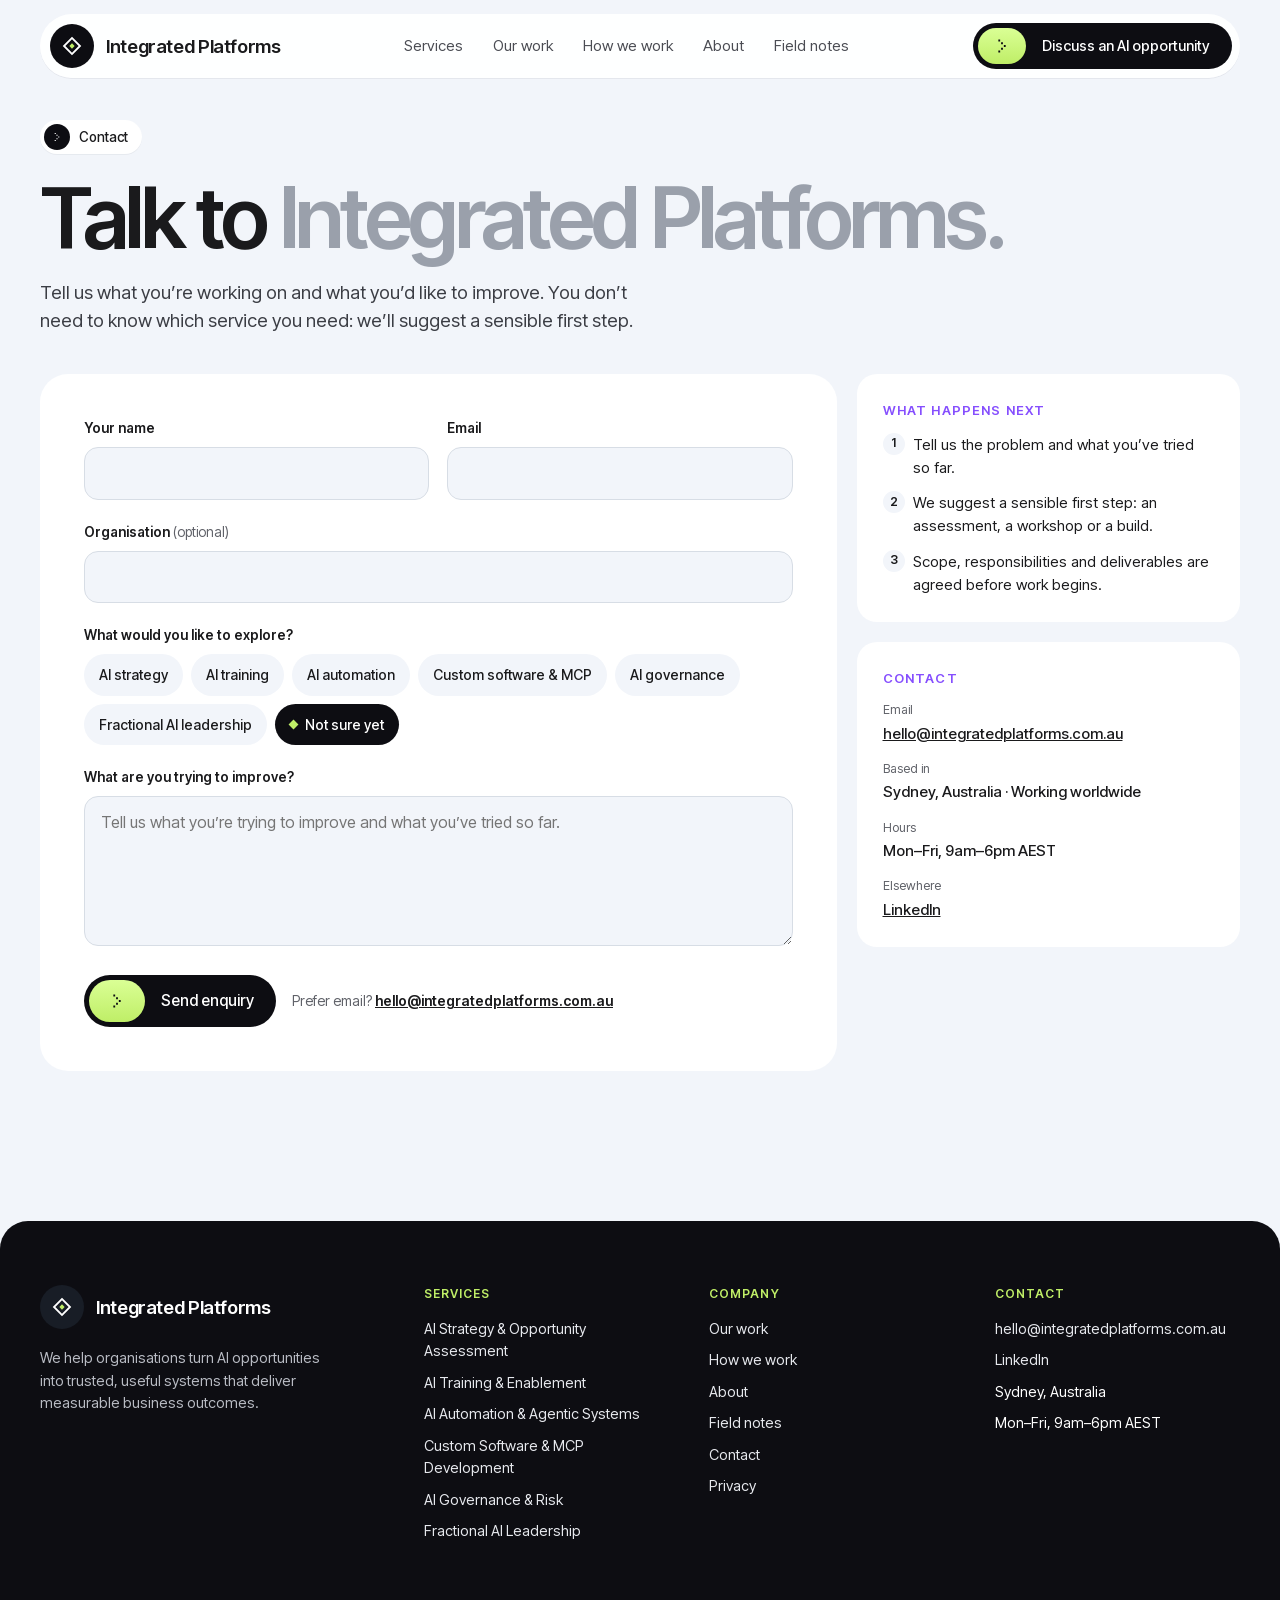
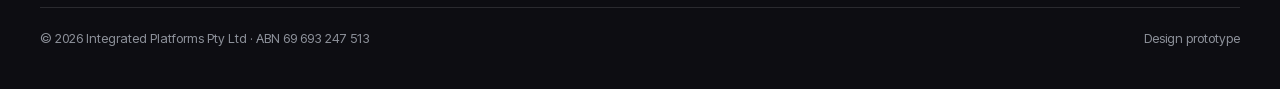
<file: contact/index.html>
<!doctype html>
<html lang="en-AU">
<head>
<meta charset="utf-8">
<meta name="robots" content="noindex, nofollow">
<meta name="viewport" content="width=device-width, initial-scale=1">
<meta name="theme-color" content="#f2f5fa">
<title>Contact | Integrated Platforms</title>
<meta name="description" content="Talk to Integrated Platforms about an AI opportunity. Based in Sydney, working with organisations worldwide.">
<link rel="icon" href="../favicon.svg" type="image/svg+xml">
<link rel="icon" href="../favicon-32.png" sizes="32x32">
<link rel="apple-touch-icon" href="../apple-touch-icon.png">
<link rel="preload" href="../assets/fonts/InterTight-var.woff2" as="font" type="font/woff2" crossorigin>
<link rel="stylesheet" href="../css/site.css">
</head>
<body>
<a class="skip" href="#main">Skip to content</a>

<header class="top">
  <div class="nav">
    <a class="brand" href="../" aria-label="Integrated Platforms, home"><span class="logo"><svg viewBox="0 0 64 64" aria-hidden="true"><g transform="rotate(45 32 32)"><rect x="17" y="17" width="30" height="30" fill="none" stroke="#fff" stroke-width="5"/><rect x="27" y="27" width="10" height="10" fill="#bfee67"/></g></svg></span>Integrated Platforms</a>
    <nav class="nav-links" aria-label="Main">
      <a href="../#services">Services</a><a href="../#work">Our work</a><a href="../#process">How we work</a><a href="../#team">About</a><a href="../#notes">Field notes</a>
    </nav>
    <a class="pill pill--sm" href="./" aria-current="page"><span class="chip"><svg viewBox="0 0 24 24" aria-hidden="true"><path d="M8 5h2v2H8zM11 8h2v2h-2zM14 11h2v2h-2zM11 14h2v2h-2zM8 17h2v2H8z"/></svg></span><span>Discuss an AI opportunity</span></a>
    <button class="nav-toggle" type="button" aria-expanded="false" aria-controls="nav-panel" aria-label="Menu"><i></i><i></i></button>
  </div>
  <div class="nav-panel" id="nav-panel" hidden>
    <a href="../#services"><span class="dia"></span>Services</a><a href="../#work"><span class="dia"></span>Our work</a><a href="../#process"><span class="dia"></span>How we work</a><a href="../#team"><span class="dia"></span>About</a><a href="../#notes"><span class="dia"></span>Field notes</a>
    <a class="pill" href="./"><span class="chip"><svg viewBox="0 0 24 24" aria-hidden="true"><path d="M8 5h2v2H8zM11 8h2v2h-2zM14 11h2v2h-2zM11 14h2v2h-2zM8 17h2v2H8z"/></svg></span><span>Discuss an AI opportunity</span></a>
  </div>
</header>

<main id="main">
<section class="contact shell">
  <span class="badge" data-anim><span class="chev"><svg viewBox="0 0 24 24" aria-hidden="true"><path d="M8 5h2v2H8zM11 8h2v2h-2zM14 11h2v2h-2zM11 14h2v2h-2zM8 17h2v2H8z"/></svg></span>Contact</span>
  <h1 class="display" style="margin-top:22px" data-anim>Talk to <span class="soft">Integrated Platforms.</span></h1>
  <p class="lede" style="margin-top:20px;max-width:34em" data-anim>Tell us what you’re working on and what you’d like to improve. You don’t need to know which service you need: we’ll suggest a sensible first step.</p>
  <div class="contact-grid">
    <div class="form-card card" data-anim>
      <form id="enquiry" class="form" novalidate>
        <div class="form-row">
          <div class="field"><label for="name">Your name</label><input id="name" name="name" autocomplete="name" required><p class="error">Please tell us your name.</p></div>
          <div class="field"><label for="email">Email</label><input id="email" name="email" type="email" autocomplete="email" required><p class="error">Please enter a valid email address.</p></div>
        </div>
        <div class="field"><label for="org">Organisation <span class="muted" style="font-weight:400">(optional)</span></label><input id="org" name="organisation" autocomplete="organization"></div>
        <fieldset class="field"><legend>What would you like to explore?</legend><div class="chips"><label><input type="radio" name="interest" value="strategy"><span>AI strategy</span></label><label><input type="radio" name="interest" value="training"><span>AI training</span></label><label><input type="radio" name="interest" value="automation"><span>AI automation</span></label><label><input type="radio" name="interest" value="software"><span>Custom software &amp; MCP</span></label><label><input type="radio" name="interest" value="governance"><span>AI governance</span></label><label><input type="radio" name="interest" value="leadership"><span>Fractional AI leadership</span></label><label><input type="radio" name="interest" value="unsure" checked><span>Not sure yet</span></label></div></fieldset>
        <div class="field"><label for="message">What are you trying to improve?</label><textarea id="message" name="message" required></textarea><p class="error">A sentence or two is plenty.</p></div>
        <div class="form-foot">
          <button class="pill" type="submit"><span class="chip"><svg viewBox="0 0 24 24" aria-hidden="true"><path d="M8 5h2v2H8zM11 8h2v2h-2zM14 11h2v2h-2zM11 14h2v2h-2zM8 17h2v2H8z"/></svg></span><span>Send enquiry</span></button>
          <span>Prefer email? <a href="mailto:hello@integratedplatforms.com.au">hello@integratedplatforms.com.au</a></span>
        </div>
      </form>
      <div class="form-done" tabindex="-1" hidden>
        <h2>Thanks.</h2>
        <p>This page is a design prototype, so nothing was sent. To reach the team, email <a href="mailto:hello@integratedplatforms.com.au">hello@integratedplatforms.com.au</a>.</p>
        <a class="pill pill--light pill--sm" href="../"><span class="chip"><svg viewBox="0 0 24 24" aria-hidden="true"><path d="M8 5h2v2H8zM11 8h2v2h-2zM14 11h2v2h-2zM11 14h2v2h-2zM8 17h2v2H8z"/></svg></span><span>Back to the homepage</span></a>
      </div>
    </div>
    <aside class="aside">
      <div class="card" data-anim><h3>What happens next</h3><ol>
        <li>Tell us the problem and what you’ve tried so far.</li>
        <li>We suggest a sensible first step: an assessment, a workshop or a build.</li>
        <li>Scope, responsibilities and deliverables are agreed before work begins.</li>
      </ol></div>
      <div class="card" data-anim><h3>Contact</h3><dl>
        <div><dt>Email</dt><dd><a href="mailto:hello@integratedplatforms.com.au">hello@integratedplatforms.com.au</a></dd></div>
        <div><dt>Based in</dt><dd>Sydney, Australia · Working worldwide</dd></div>
        <div><dt>Hours</dt><dd>Mon–Fri, 9am–6pm AEST</dd></div>
        <div><dt>Elsewhere</dt><dd><a href="https://www.linkedin.com/company/146220913" target="_blank" rel="noopener">LinkedIn</a></dd></div>
      </dl></div>
    </aside>
  </div>
</section>
</main>
<footer class="foot">
  <div class="shell">
    <div class="foot-grid">
      <div>
        <a class="brand" href="../"><span class="logo"><svg viewBox="0 0 64 64" aria-hidden="true"><g transform="rotate(45 32 32)"><rect x="17" y="17" width="30" height="30" fill="none" stroke="#fff" stroke-width="5"/><rect x="27" y="27" width="10" height="10" fill="#bfee67"/></g></svg></span>Integrated Platforms</a>
        <p class="foot-about">We help organisations turn AI opportunities into trusted, useful systems that deliver measurable business outcomes.</p>
      </div>
      <div><h4>Services</h4><ul>
        <li><a href="https://integratedplatforms.com.au/services/ai-strategy" target="_blank" rel="noopener">AI Strategy &amp; Opportunity Assessment</a></li>
        <li><a href="https://integratedplatforms.com.au/services/ai-training" target="_blank" rel="noopener">AI Training &amp; Enablement</a></li>
        <li><a href="https://integratedplatforms.com.au/services/ai-automation" target="_blank" rel="noopener">AI Automation &amp; Agentic Systems</a></li>
        <li><a href="https://integratedplatforms.com.au/services/custom-software" target="_blank" rel="noopener">Custom Software &amp; MCP Development</a></li>
        <li><a href="https://integratedplatforms.com.au/services/ai-governance" target="_blank" rel="noopener">AI Governance &amp; Risk</a></li>
        <li><a href="https://integratedplatforms.com.au/services/fractional-ai-leadership" target="_blank" rel="noopener">Fractional AI Leadership</a></li>
      </ul></div>
      <div><h4>Company</h4><ul>
        <li><a href="../#work">Our work</a></li><li><a href="../#process">How we work</a></li><li><a href="../#team">About</a></li><li><a href="../#notes">Field notes</a></li><li><a href="./">Contact</a></li>
        <li><a href="https://integratedplatforms.com.au/privacy" target="_blank" rel="noopener">Privacy</a></li>
      </ul></div>
      <div><h4>Contact</h4><ul>
        <li><a href="mailto:hello@integratedplatforms.com.au">hello@integratedplatforms.com.au</a></li>
        <li><a href="https://www.linkedin.com/company/146220913" target="_blank" rel="noopener">LinkedIn</a></li>
        <li>Sydney, Australia</li><li>Mon–Fri, 9am–6pm AEST</li>
      </ul></div>
    </div>
    <div class="foot-legal"><span>© 2026 Integrated Platforms Pty Ltd · ABN 69 693 247 513</span><span>Design prototype</span></div>
  </div>
</footer>
<script src="../js/site.js"></script>
<script src="../js/anim.js"></script>
</body>
</html>
</file>
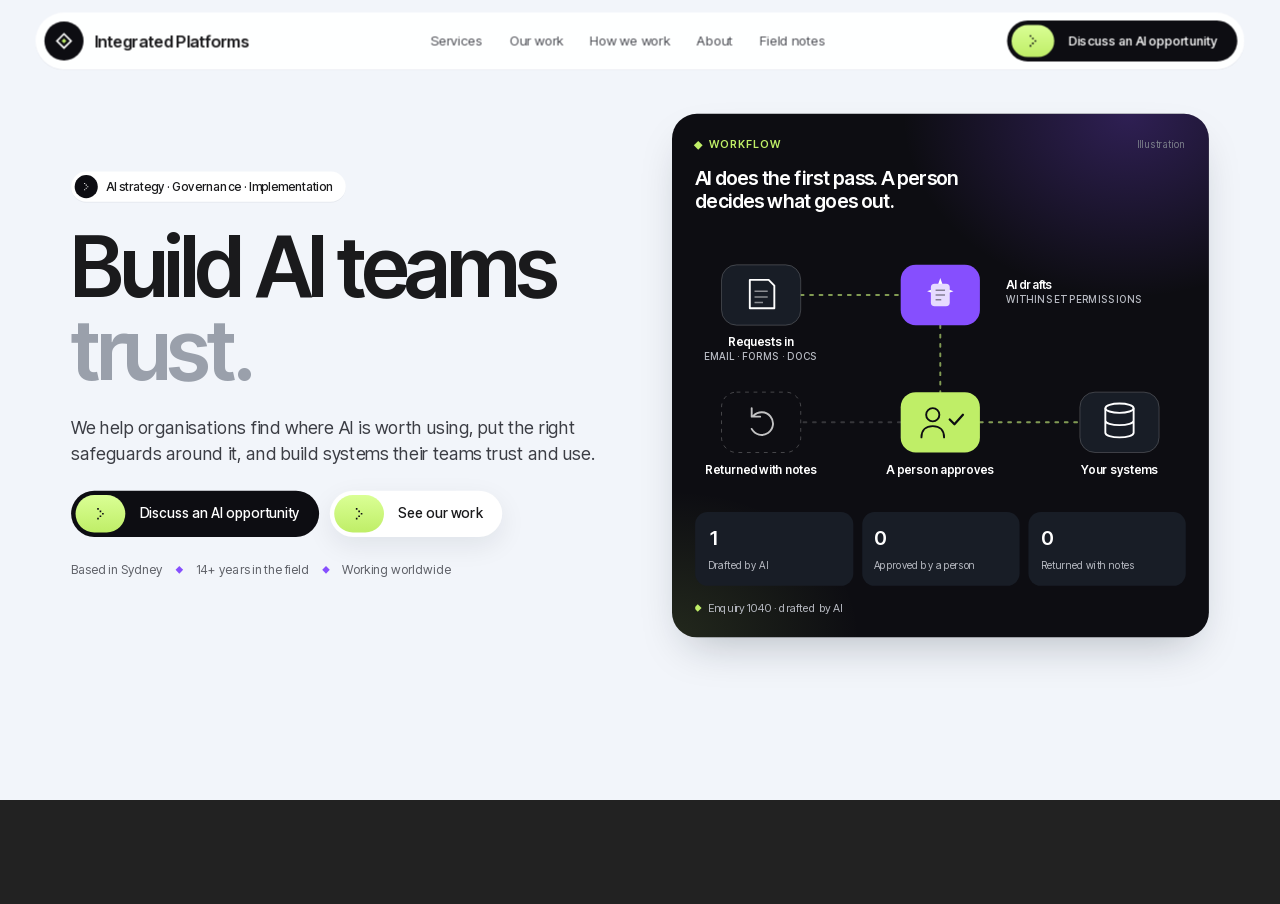
<file: tools/preview.html>
<!doctype html>
<meta charset="utf-8">
<title>Preview 1440×900</title>
<!-- Dev helper: shows the site at a desktop viewport inside a smaller window.  /tools/preview.html?w=390&h=844&p=../contact/ -->
<style>html,body{margin:0;height:100%;background:#222;overflow:hidden}iframe{border:0;transform-origin:0 0;background:#fff}</style>
<iframe id="f"></iframe>
<script>
  const q = new URLSearchParams(location.search), w = +q.get('w') || 1440, h = +q.get('h') || 900;
  const f = document.getElementById('f');
  f.width = w; f.height = h; f.src = q.get('p') || '../';
  const fit = () => { f.style.transform = `scale(${Math.min(innerWidth / w, innerHeight / h)})`; };
  addEventListener('resize', fit); fit();
</script>
</file>
<file: css/site.css>
/* Integrated Platforms — design system.
   Built from the brand: Inter Tight, the IP palette, 20/28px rounded cards, pill buttons with the lime chip and
   pixel chevron, and the diamond mark as the recurring motif (bullets, nodes, image reveals, page transition). */
@font-face { font-family: "Inter Tight"; src: url(../assets/fonts/InterTight-var.woff2) format("woff2"); font-weight: 100 900; font-display: swap; }
@font-face { font-family: "Inter Tight"; src: url(../assets/fonts/InterTight-italic-var.woff2) format("woff2"); font-weight: 100 900; font-style: italic; font-display: swap; }

:root {
  /* palette (integratedplatforms.com.au) */
  --paper: #f2f5fa;
  --surface: #ffffff;
  --ink: #1a1a1c;
  --night: #0d0d12;
  --night-2: #181d26;
  --muted: #5f6168;
  --line: #d7dde5;
  --acid: #bfee67;
  --acid-soft: #daff95;
  --lime-grad: linear-gradient(180deg, var(--acid-soft) 0%, var(--acid) 100%);
  --accent: #864ffe;
  --accent-soft: #efe8ff;
  --on-dark: #b9bcc4;
  /* shape */
  --r-sm: 14px;
  --r: 20px;
  --r-lg: 28px;
  --gap: 20px;
  --pad: 32px;
  --shadow: 0 10px 30px rgb(16 24 40 / .08);
  --shadow-lift: 0 22px 50px -18px rgb(16 24 40 / .28);
  /* type + motion */
  --font: "Inter Tight", "Helvetica Neue", Arial, sans-serif;
  --glide: cubic-bezier(.22, .9, .24, 1);
  --pop: cubic-bezier(.2, 1.45, .4, 1);
  --shell: 1360px;
  --gutter: 40px;
}
@media (max-width: 900px) { :root { --gutter: 22px; --pad: 24px; --gap: 16px; } }
@media (max-width: 600px) { :root { --gutter: 16px; } }

* { box-sizing: border-box; }
[hidden] { display: none !important; }
html { -webkit-text-size-adjust: 100%; scroll-padding-top: 100px; }
body { margin: 0; background: var(--paper); color: var(--ink); font: 400 16px/1.55 var(--font); -webkit-font-smoothing: antialiased; }
img { display: block; max-width: 100%; height: auto; }
a { color: inherit; }
h1, h2, h3, h4, p, ul, ol, figure, blockquote { margin: 0; }
ul, ol { padding: 0; list-style: none; }
button { font: inherit; color: inherit; }
.shell { max-width: var(--shell); margin-inline: auto; padding-inline: var(--gutter); }
.skip { position: absolute; left: -9999px; }
.skip:focus { left: 16px; top: 16px; z-index: 300; background: var(--night); color: #fff; padding: 10px 14px; border-radius: 999px; }
:focus-visible { outline: 2px solid var(--accent); outline-offset: 3px; }
.sr { position: absolute; width: 1px; height: 1px; overflow: hidden; clip: rect(0 0 0 0); white-space: nowrap; }

/* ---------- type ---------- */
.display { font-weight: 600; font-size: clamp(46px, 6.6vw, 96px); line-height: .98; letter-spacing: -.045em; }
.h2 { font-weight: 600; font-size: clamp(34px, 4.3vw, 60px); line-height: 1.02; letter-spacing: -.038em; }
.h2 .soft, .display .soft { color: #9aa0ab; }
.lede { font-size: clamp(17px, 1.45vw, 20px); line-height: 1.5; color: #3b3d44; }
.label { font-size: 11.5px; font-weight: 600; letter-spacing: .09em; text-transform: uppercase; color: var(--accent); }
.muted { color: var(--muted); }

/* the diamond — IP's mark, used as a bullet / node everywhere */
.dia { display: inline-block; width: .5em; height: .5em; background: var(--accent); transform: rotate(45deg); flex: none; }
.dia--lime { background: var(--acid); }
.dia--line { background: none; border: 1.5px solid currentColor; }

/* ---------- badge (dark chevron chip + label) ---------- */
.badge { display: inline-flex; align-items: center; gap: 9px; padding: 4px 14px 4px 4px; border-radius: 999px; background: var(--surface); font-size: 13.5px; font-weight: 500; box-shadow: 0 1px 0 rgb(16 24 40 / .05); }
.badge .chev { width: 26px; height: 26px; border-radius: 50%; background: var(--night); display: grid; place-items: center; }
.badge .chev svg { width: 14px; height: 14px; fill: #fff; }
.on-night .badge { background: var(--night-2); color: #fff; }
.on-night .badge .chev { background: var(--acid); }
.on-night .badge .chev svg { fill: var(--night); }

/* ---------- pill buttons (lime chip + pixel chevron) ---------- */
.pill { display: inline-flex; align-items: center; gap: 4px; min-height: 52px; padding: 5px 22px 5px 5px; border: 0; border-radius: 999px; background: var(--night); color: #fff; font-size: 15.5px; font-weight: 500; text-decoration: none; white-space: nowrap; cursor: pointer; transition: background .3s, color .3s, box-shadow .3s; }
.pill .chip { display: grid; place-items: center; width: 56px; height: 42px; border-radius: 999px; background: var(--lime-grad); transition: width .45s var(--glide); }
.pill .chip svg { width: 22px; height: 22px; fill: var(--night); transition: transform .45s var(--glide); }
.pill span:last-child { padding-left: 12px; }
.pill:hover .chip { width: 70px; }
.pill:hover .chip svg { transform: translateX(4px); }
.pill--light { background: var(--surface); color: var(--ink); box-shadow: var(--shadow); }
.pill--sm { min-height: 46px; font-size: 14.5px; }
.pill--sm .chip { width: 48px; height: 36px; }
.pill--sm:hover .chip { width: 58px; }
.arrow-link { display: inline-flex; align-items: center; gap: 8px; font-size: 14.5px; font-weight: 500; text-decoration: none; border-bottom: 1px solid currentColor; padding-bottom: 2px; }
.arrow-link::after { content: "→"; transition: transform .35s var(--glide); }
.arrow-link:hover::after { transform: translateX(4px); }

/* ---------- floating header ---------- */
.top { position: sticky; top: 14px; z-index: 60; padding-inline: var(--gutter); }
.nav { max-width: var(--shell); margin: 0 auto; display: flex; align-items: center; justify-content: space-between; gap: 18px; min-height: 64px; padding: 8px 8px 8px 10px; border-radius: 999px; background: rgb(255 255 255 / .92); backdrop-filter: blur(14px); -webkit-backdrop-filter: blur(14px); box-shadow: 0 1px 0 rgb(16 24 40 / .06); transition: box-shadow .4s; view-transition-name: top-nav; }
.top.is-scrolled .nav { box-shadow: var(--shadow); }
.brand { display: inline-flex; align-items: center; gap: 12px; text-decoration: none; font-size: 18.5px; font-weight: 600; letter-spacing: -.02em; white-space: nowrap; }
.brand .logo { width: 44px; height: 44px; border-radius: 50%; background: var(--night); display: grid; place-items: center; }
.brand .logo svg { width: 24px; height: 24px; transition: transform .6s var(--pop); }
.brand:hover .logo svg { transform: rotate(90deg); }
.nav-links { display: flex; align-items: center; gap: 30px; font-size: 15px; }
.nav-links a { text-decoration: none; color: #4a4c53; transition: color .25s; }
.nav-links a:hover, .nav-links a[aria-current="page"] { color: var(--ink); }
.nav-toggle { display: none; width: 46px; height: 46px; border-radius: 50%; border: 0; background: var(--night); cursor: pointer; position: relative; }
.nav-toggle i { position: absolute; left: 14px; right: 14px; height: 2px; background: #fff; transition: transform .4s var(--glide), top .4s var(--glide); }
.nav-toggle i:first-child { top: 18px; } .nav-toggle i:last-child { top: 26px; }
.nav-toggle[aria-expanded="true"] i:first-child { top: 22px; transform: rotate(45deg); }
.nav-toggle[aria-expanded="true"] i:last-child { top: 22px; transform: rotate(-45deg); }
.nav-panel { display: none; }
@media (max-width: 960px) {
  .nav-links, .nav > .pill { display: none; }
  .nav-toggle { display: block; }
  .nav-panel { position: absolute; left: var(--gutter); right: var(--gutter); top: 74px; display: grid; gap: 4px; padding: 14px; border-radius: var(--r-lg); background: var(--surface); box-shadow: var(--shadow-lift); transform-origin: top; transition: opacity .3s, transform .4s var(--glide); }
  .nav-panel[hidden] { display: grid !important; opacity: 0; transform: translateY(-8px) scale(.98); pointer-events: none; visibility: hidden; }
  .nav-panel a:not(.pill) { display: flex; align-items: center; gap: 14px; padding: 14px 12px; border-radius: var(--r-sm); font-size: 24px; font-weight: 600; letter-spacing: -.03em; text-decoration: none; }
  .nav-panel a:not(.pill):hover { background: var(--paper); }
  .nav-panel .pill { margin-top: 10px; justify-content: flex-start; }
}

/* ---------- sections ---------- */
.sec { padding-block: 110px; }
.sec-head { display: flex; justify-content: space-between; align-items: end; gap: 48px; margin-bottom: 44px; }
.sec-head > div { display: grid; gap: 20px; justify-items: start; max-width: 760px; }
.sec-head > p { max-width: 40ch; font-size: 16px; color: var(--muted); }
@media (max-width: 900px) { .sec { padding-block: 76px; } .sec-head { flex-direction: column; align-items: start; gap: 18px; margin-bottom: 32px; } }
.card { background: var(--surface); border-radius: var(--r); }

/* ---------- hero ---------- */
.hero { padding-block: 64px 90px; }
.hero-grid { display: grid; grid-template-columns: 1.02fr .98fr; gap: 48px; align-items: center; }
.hero-copy { display: grid; gap: 26px; justify-items: start; }
.hero-copy .lede { max-width: 31em; }
.hero-actions { display: flex; flex-wrap: wrap; gap: 12px; }
.facts { display: flex; flex-wrap: wrap; align-items: center; gap: 10px 16px; font-size: 14px; color: var(--muted); }
.facts .dia { font-size: 11px; }
@media (max-width: 1000px) { .hero-grid { grid-template-columns: 1fr; } }

/* workflow card (signature piece) */
.flow { position: relative; border-radius: var(--r-lg); background: var(--night); color: #fff; padding: 26px 26px 22px; overflow: hidden; box-shadow: var(--shadow-lift); }
.flow::before { content: ""; position: absolute; inset: 0; background: radial-gradient(60% 50% at 85% 0%, rgb(134 79 254 / .28), transparent 70%), radial-gradient(50% 40% at 0% 100%, rgb(191 238 103 / .12), transparent 70%); pointer-events: none; }
.flow-head { position: relative; display: flex; justify-content: space-between; align-items: center; gap: 16px; }
.flow-live { display: inline-flex; align-items: center; gap: 8px; font-size: 12px; font-weight: 600; letter-spacing: .08em; text-transform: uppercase; color: var(--acid); }
.flow-live::before { content: ""; width: 7px; height: 7px; background: var(--acid); transform: rotate(45deg); animation: ip-breathe 1.8s ease-in-out infinite; }
.flow-title { position: relative; margin-top: 14px; font-size: 22px; font-weight: 600; letter-spacing: -.025em; line-height: 1.2; max-width: 22ch; }
.flow svg { position: relative; display: block; width: 100%; height: auto; margin-top: 8px; overflow: visible; }
.flow .node-label { fill: #fff; font: 600 12.5px var(--font); letter-spacing: -.01em; }
.flow .node-sub { fill: var(--on-dark); font: 500 10.5px var(--font); letter-spacing: .04em; }
.flow .track { fill: none; stroke: #ffffff2b; stroke-width: 2; stroke-dasharray: 3 7; stroke-linecap: round; }
.flow .track-flow { fill: none; stroke: var(--acid); stroke-width: 2; stroke-dasharray: 3 7; stroke-linecap: round; animation: ip-march 1.2s linear infinite; opacity: .55; }
.flow-stats { position: relative; display: grid; grid-template-columns: repeat(3, 1fr); gap: 10px; margin-top: 10px; }
.flow-stats div { border-radius: var(--r-sm); background: var(--night-2); padding: 12px 14px; }
.flow-stats b { display: block; font-size: 22px; font-weight: 600; letter-spacing: -.03em; font-variant-numeric: tabular-nums; }
.flow-stats span { font-size: 11.5px; color: var(--on-dark); }
.flow-log { position: relative; height: 22px; margin-top: 14px; overflow: hidden; font-size: 12.5px; color: var(--on-dark); }
.flow-log p { position: absolute; inset: 0; display: flex; align-items: center; gap: 8px; white-space: nowrap; overflow: hidden; text-overflow: ellipsis; animation: ip-log-in .5s var(--glide) both; }
.flow-log p::before { content: ""; width: 6px; height: 6px; background: var(--acid); transform: rotate(45deg); flex: none; }
.flow-note { position: relative; margin-top: 10px; font-size: 11px; color: #7e828c; }
@keyframes ip-breathe { 50% { opacity: .35; } }
@keyframes ip-march { to { stroke-dashoffset: -20; } }
@keyframes ip-log-in { from { opacity: 0; transform: translateY(12px); } }

/* ---------- approach ---------- */
.approach-grid { display: grid; grid-template-columns: 1fr 1fr; gap: var(--gap); align-items: stretch; }
.approach-copy { display: grid; gap: 22px; align-content: start; justify-items: start; padding-right: 30px; }
.approach-copy p { color: #3b3d44; }
.approach-copy p + p { color: var(--muted); font-size: 15px; }
.principles { display: grid; grid-template-columns: 1fr 1fr; gap: var(--gap); }
.principle { padding: 28px; display: grid; gap: 12px; align-content: start; transition: transform .5s var(--glide), box-shadow .5s; }
.principle:hover { transform: translateY(-4px); box-shadow: var(--shadow); }
.principle .dia { font-size: 16px; }
.principle h3 { font-size: 19px; font-weight: 600; letter-spacing: -.02em; }
.principle p { font-size: 14.5px; color: var(--muted); }
.photo { position: relative; overflow: hidden; border-radius: var(--r-lg); }
.photo img { width: 100%; height: 100%; object-fit: cover; }
.approach-photo { grid-column: 1 / -1; height: clamp(260px, 34vw, 480px); }
.photo figcaption { position: absolute; left: 16px; bottom: 16px; padding: 8px 14px; border-radius: 999px; background: rgb(255 255 255 / .9); font-size: 13px; font-weight: 500; }
@media (max-width: 900px) { .approach-grid, .principles { grid-template-columns: 1fr; } .approach-copy { padding-right: 0; } }

/* ---------- services ---------- */
.svc-grid { display: grid; grid-template-columns: repeat(3, 1fr); gap: var(--gap); }
.svc { position: relative; display: flex; flex-direction: column; gap: 12px; padding: 28px; text-decoration: none; overflow: hidden; transition: transform .5s var(--glide), box-shadow .5s; }
.svc:hover { transform: translateY(-5px); box-shadow: var(--shadow-lift); }
.svc-top { display: flex; justify-content: space-between; align-items: start; gap: 12px; margin-bottom: 10px; }
.svc-icon { width: 92px; height: 64px; border-radius: var(--r-sm); background: var(--paper); display: grid; place-items: center; transition: background .4s; }
.svc-icon svg { width: 70px; height: auto; }
.svc:hover .svc-icon { background: var(--accent-soft); }
.svc h3 { font-size: 22px; font-weight: 600; letter-spacing: -.025em; line-height: 1.15; }
.svc strong { font-size: 15px; font-weight: 600; }
.svc p { font-size: 14.5px; color: var(--muted); }
.svc .arrow-link { margin-top: auto; align-self: start; padding-top: 14px; border: 0; }
.svc .arrow-link span { border-bottom: 1px solid currentColor; padding-bottom: 2px; }
.svc .corner { position: absolute; right: -14px; bottom: -14px; width: 46px; height: 46px; transform: rotate(45deg) scale(.4); background: var(--acid); opacity: 0; transition: transform .6s var(--pop), opacity .3s; }
.svc:hover .corner { transform: rotate(45deg) scale(1); opacity: 1; }
.svc-note { display: flex; flex-wrap: wrap; align-items: center; justify-content: space-between; gap: 16px; margin-top: var(--gap); padding: 22px 22px 22px 28px; }
.svc-note p { font-size: 16px; font-weight: 500; }
@media (max-width: 1000px) { .svc-grid { grid-template-columns: 1fr 1fr; } }
@media (max-width: 650px) { .svc-grid { grid-template-columns: 1fr; } }

/* line illustrations */
.ill { fill: none; stroke: currentColor; stroke-width: 2; stroke-linecap: round; stroke-linejoin: round; overflow: visible; }
.ill .f { fill: var(--acid); }
.ill .p { fill: var(--accent); stroke: var(--accent); }
.ill .k { fill: currentColor; stroke: none; }
.ill .s { stroke-opacity: .45; stroke-width: 1.5; }

/* ---------- work ---------- */
.work-grid { display: grid; grid-template-columns: 1fr 1fr; gap: var(--gap); }
.case { display: flex; flex-direction: column; padding: 12px; border-radius: var(--r-lg); background: var(--surface); text-decoration: none; transition: box-shadow .5s, transform .5s var(--glide); }
.case:hover { box-shadow: var(--shadow-lift); transform: translateY(-4px); }
.case-media { position: relative; overflow: hidden; border-radius: var(--r); aspect-ratio: 16 / 10.5; background: var(--tint, var(--paper)); display: grid; place-items: center; }
.case-media .shot { width: 86%; border-radius: 10px; overflow: hidden; box-shadow: 0 24px 48px -24px rgb(13 13 18 / .55); transition: transform .8s var(--glide); background: #fff; }
.case-media .shot img { width: 100%; aspect-ratio: 16 / 9; object-fit: cover; object-position: top; }
.case:hover .shot { transform: translateY(-6px) scale(1.02); }
.case-body { display: grid; gap: 8px; padding: 22px 16px 14px; }
.case-body h3 { font-size: 23px; font-weight: 600; letter-spacing: -.025em; }
.case-body p { font-size: 15px; color: var(--muted); }
.case-foot { display: flex; justify-content: space-between; align-items: center; margin-top: auto; padding: 6px 16px 10px; font-size: 14px; font-weight: 500; }
.case-foot .go { width: 40px; height: 40px; border-radius: 50%; background: var(--paper); display: grid; place-items: center; transition: background .3s; }
.case-foot .go svg { width: 18px; height: 18px; fill: var(--ink); }
.case:hover .go { background: var(--acid); }
.case--feature { grid-column: 1 / -1; display: grid; grid-template-columns: 1.35fr 1fr; gap: 10px; align-items: stretch; }
.case--feature .case-media { aspect-ratio: auto; min-height: 420px; }
.case--feature .case-body { align-content: center; padding: 30px; gap: 14px; }
.case--feature h3 { font-size: clamp(28px, 2.6vw, 38px); letter-spacing: -.035em; line-height: 1.05; }
.case--feature .case-foot { grid-column: 2; padding: 0 30px 24px; }
@media (max-width: 900px) {
  .work-grid { grid-template-columns: 1fr; }
  .case--feature { grid-template-columns: 1fr; }
  .case--feature .case-media { min-height: 0; aspect-ratio: 16 / 10.5; }
  .case--feature .case-foot { grid-column: 1; }
}

/* ---------- process (interactive stages) ---------- */
.stages { padding: 34px; border-radius: var(--r-lg); }
.stage-rail { position: relative; display: grid; grid-template-columns: repeat(5, 1fr); gap: 8px; }
.stage-rail::before { content: ""; position: absolute; left: 10%; right: 10%; top: 21px; height: 2px; background: var(--line); }
.stage-rail .fill { position: absolute; left: 10%; top: 21px; height: 2px; width: calc(80% * var(--p, 0)); background: var(--accent); transition: width .7s var(--glide); }
.stage-btn { position: relative; display: grid; justify-items: center; gap: 12px; padding: 8px 6px 14px; border: 0; border-radius: var(--r-sm); background: none; cursor: pointer; text-align: center; }
.stage-btn .node { width: 28px; height: 28px; margin-top: 0; display: grid; place-items: center; }
.stage-btn .node i { width: 18px; height: 18px; transform: rotate(45deg); border: 2px solid var(--line); background: var(--surface); transition: background .4s, border-color .4s, transform .5s var(--pop); }
.stage-btn.is-done .node i { border-color: var(--accent); background: var(--accent); }
.stage-btn.is-active .node i { border-color: var(--accent); background: var(--acid); transform: rotate(45deg) scale(1.35); }
.stage-btn b { font-size: 11px; font-weight: 600; letter-spacing: .09em; color: var(--muted); }
.stage-btn span { font-size: 15px; font-weight: 600; letter-spacing: -.015em; line-height: 1.2; }
.stage-btn .timer { position: absolute; left: 22%; right: 22%; bottom: 2px; height: 2px; border-radius: 2px; background: var(--paper); overflow: hidden; opacity: 0; }
.stage-btn.is-active .timer { opacity: 1; }
.stage-btn.is-active .timer::after { content: ""; position: absolute; inset: 0; background: var(--accent); transform-origin: left; animation: ip-timer var(--dur, 5s) linear both; }
.stages.is-manual .timer { display: none; }
@keyframes ip-timer { from { transform: scaleX(0); } }
.stage-panel { display: grid; grid-template-columns: 170px 1fr 1fr; gap: 36px; align-items: center; margin-top: 30px; padding: 30px; border-radius: var(--r); background: var(--paper); min-height: 210px; }
.stage-panel .art { color: var(--ink); }
.stage-panel .art svg { width: 100%; height: auto; }
.stage-panel h3 { font-size: clamp(24px, 2.3vw, 32px); font-weight: 600; letter-spacing: -.03em; line-height: 1.1; }
.stage-panel p { margin-top: 10px; color: var(--muted); }
.stage-panel ul { display: grid; gap: 10px; }
.stage-panel li { display: flex; align-items: center; gap: 12px; padding: 12px 16px; border-radius: 999px; background: var(--surface); font-size: 14.5px; font-weight: 500; }
.stage-panel li .dia { font-size: 10px; }
.stage-panel > * { animation: ip-swap .6s var(--glide) both; }
.stage-panel > :nth-child(2) { animation-delay: .05s; } .stage-panel > :nth-child(3) { animation-delay: .1s; }
.stage-data { margin-top: 24px; display: grid; gap: 12px; }
.stage-data template { display: none; }
html.is-anim .stage-data { display: none; }
@keyframes ip-swap { from { opacity: 0; transform: translateY(12px); } }
@media (max-width: 900px) {
  .stages { padding: 20px; }
  .stage-rail { grid-template-columns: repeat(5, minmax(0, 1fr)); }
  .stage-btn span { display: none; }
  .stage-panel { grid-template-columns: 1fr; gap: 20px; padding: 22px; }
  .stage-panel .art { width: 130px; }
}

/* ---------- governance / TRACE (dark card) ---------- */
.trace { display: grid; grid-template-columns: minmax(300px, .8fr) minmax(0, 1.2fr); gap: 40px; padding: 44px; border-radius: var(--r-lg); background: var(--night); color: #fff; overflow: hidden; position: relative; }
.trace::before { content: ""; position: absolute; right: -120px; top: -120px; width: 320px; height: 320px; border: 1.5px solid #ffffff14; transform: rotate(45deg); }
.trace-copy { position: relative; display: grid; gap: 20px; align-content: start; justify-items: start; }
.trace-copy .h2 { font-size: clamp(30px, 3.1vw, 44px); }
.trace-copy p { color: var(--on-dark); max-width: 42ch; }
.trace-copy .arrow-link { color: var(--acid); }
.trace-tiles { position: relative; display: flex; gap: 10px; min-height: 290px; }
.tile { position: relative; flex: 1; display: flex; flex-direction: column; justify-content: space-between; gap: 16px; min-width: 0; padding: 20px; border: 0; border-radius: var(--r); background: var(--night-2); color: #fff; text-align: left; cursor: pointer; overflow: hidden; transition: flex .7s var(--glide), background .4s; }
.tile.is-open { flex: 3.6; background: var(--surface); color: var(--ink); }
.tile .letter { font-size: 64px; font-weight: 650; letter-spacing: -.05em; line-height: .9; transition: color .4s; }
.tile.is-open .letter { color: var(--accent); }
.tile .what { display: grid; gap: 8px; opacity: 0; transform: translateY(10px); transition: opacity .3s, transform .5s var(--glide); width: 250px; max-width: 100%; }
.tile.is-open .what { opacity: 1; transform: none; transition-delay: .2s; }
.tile .what b { font-size: 17px; font-weight: 600; letter-spacing: -.02em; }
.tile .what span { font-size: 14.5px; line-height: 1.5; color: var(--muted); }
.tile::after { content: ""; position: absolute; right: 18px; top: 22px; width: 8px; height: 8px; background: var(--acid); transform: rotate(45deg); opacity: .8; }
.tile.is-open::after { background: var(--accent); }
@media (max-width: 1000px) {
  .trace { grid-template-columns: 1fr; padding: 28px; }
  .trace-tiles { flex-direction: column; min-height: 0; }
  .tile { flex: none; flex-direction: row; align-items: center; justify-content: start; }
  .tile .letter { font-size: 40px; width: 44px; flex: none; }
  .tile .what { display: none; }
  .tile.is-open .what { display: grid; }
}

/* ---------- team ---------- */
.team-grid { display: grid; grid-template-columns: repeat(4, 1fr); gap: var(--gap); }
.fact { padding: 26px; display: grid; gap: 8px; align-content: end; min-height: 170px; }
.fact b { font-size: clamp(40px, 4vw, 56px); font-weight: 600; letter-spacing: -.05em; line-height: 1; }
.fact span { font-size: 14px; color: var(--muted); }
.person { grid-column: span 2; display: grid; grid-template-columns: 200px 1fr; gap: 24px; align-items: end; padding: 12px; }
.person .photo { border-radius: var(--r); aspect-ratio: 4 / 5; }
.person .initials { aspect-ratio: 4 / 5; border-radius: var(--r); background: var(--lime-grad); display: grid; place-items: center; font-size: 56px; font-weight: 600; letter-spacing: -.04em; }
.person-body { display: grid; gap: 8px; padding: 0 14px 18px 0; }
.person-body h3 { font-size: 26px; font-weight: 600; letter-spacing: -.03em; }
.person-body p { font-size: 14.5px; color: var(--muted); }
@media (max-width: 1000px) { .team-grid { grid-template-columns: 1fr 1fr; } }
@media (max-width: 650px) { .team-grid { grid-template-columns: 1fr; } .team-grid > * { grid-column: auto !important; } .person { grid-template-columns: 130px 1fr; } }

/* ---------- field notes ---------- */
.notes-grid { display: grid; grid-template-columns: repeat(4, 1fr); gap: var(--gap); }
.note { display: flex; flex-direction: column; gap: 12px; padding: 26px; min-height: 300px; text-decoration: none; transition: transform .5s var(--glide), box-shadow .5s; }
.note:hover { transform: translateY(-4px); box-shadow: var(--shadow); }
.note h3 { font-size: 20px; font-weight: 600; letter-spacing: -.025em; line-height: 1.2; }
.note p { font-size: 14.5px; color: var(--muted); }
.note .by { margin-top: auto; display: flex; align-items: center; gap: 10px; padding-top: 18px; border-top: 1px solid var(--line); font-size: 13px; color: var(--muted); }
@media (max-width: 1100px) { .notes-grid { grid-template-columns: 1fr 1fr; } }
@media (max-width: 600px) { .notes-grid { grid-template-columns: 1fr; } .note { min-height: 0; } }

/* ---------- FAQ ---------- */
.faq-grid { display: grid; grid-template-columns: .85fr 1.15fr; gap: 56px; align-items: start; }
.faq-side { display: grid; gap: 22px; justify-items: start; position: sticky; top: 110px; }
.faq-list { display: grid; gap: 10px; }
.faq-list details { border-radius: var(--r); background: var(--surface); }
.faq-list summary { display: flex; justify-content: space-between; align-items: center; gap: 18px; padding: 20px 20px 20px 24px; list-style: none; cursor: pointer; font-size: 17px; font-weight: 600; letter-spacing: -.015em; }
.faq-list summary::-webkit-details-marker { display: none; }
.plus { position: relative; flex: none; width: 36px; height: 36px; border-radius: 50%; background: var(--paper); transition: background .3s, transform .5s var(--pop); }
.plus::before, .plus::after { content: ""; position: absolute; left: 50%; top: 50%; width: 12px; height: 2px; border-radius: 2px; background: var(--ink); translate: -50% -50%; }
.plus::after { rotate: 90deg; }
.faq-list details[open]:not(.closing) .plus { background: var(--acid); transform: rotate(45deg); }
.answer { overflow: hidden; }
.answer p { padding: 0 24px 22px; max-width: 62ch; color: var(--muted); }
.answer a { color: var(--ink); font-weight: 600; }
@media (max-width: 900px) { .faq-grid { grid-template-columns: 1fr; gap: 28px; } .faq-side { position: static; } }

/* ---------- CTA ---------- */
.cta { position: relative; overflow: hidden; display: grid; gap: 26px; justify-items: start; padding: clamp(36px, 6vw, 80px); border-radius: var(--r-lg); background: var(--lime-grad); }
.cta .h2 { max-width: 15em; }
.cta p { max-width: 46ch; color: #2c3a12; }
.cta-actions { display: flex; flex-wrap: wrap; align-items: center; gap: 14px 22px; font-size: 14.5px; }
.cta-actions a:not(.pill) { font-weight: 600; text-underline-offset: 4px; }
.cta-mark { position: absolute; right: -6%; top: 50%; width: min(42vw, 520px); translate: 0 -50%; pointer-events: none; }
.cta-mark svg { width: 100%; height: auto; overflow: visible; }
.cta-mark .outer { fill: none; stroke: var(--night); stroke-width: 1.4; opacity: .16; }
.cta-mark .spin-g { transform-origin: 100px 100px; }
.cta-mark .core { fill: var(--accent); opacity: .9; transform-origin: center; transform-box: fill-box; }
@media (prefers-reduced-motion: no-preference) {
  .cta.is-in .cta-mark .spin-g { animation: ip-turn 40s linear infinite; }
  .cta.is-in .cta-mark .core { animation: ip-pulse 3.2s var(--glide) infinite; }
}
@keyframes ip-turn { to { transform: rotate(360deg); } }
@keyframes ip-pulse { 0%, 100% { transform: scale(1); } 50% { transform: scale(1.14); } }
@media (max-width: 800px) { .cta-mark { opacity: .35; width: 70vw; } }

/* ---------- footer ---------- */
.foot { margin-top: 110px; padding: 64px 0 40px; background: var(--night); color: #fff; border-radius: var(--r-lg) var(--r-lg) 0 0; }
.foot-grid { display: grid; grid-template-columns: 1.4fr 1fr 1fr 1fr; gap: 40px; }
.foot .brand { color: #fff; }
.foot .brand .logo { background: var(--night-2); }
.foot-about { margin-top: 18px; max-width: 34ch; font-size: 14.5px; color: var(--on-dark); }
.foot h4 { font-size: 12px; font-weight: 600; letter-spacing: .09em; text-transform: uppercase; color: var(--acid); margin-bottom: 14px; }
.foot li { margin-bottom: 9px; font-size: 14.5px; }
.foot li a { color: #e7e9ee; text-decoration: none; }
.foot li a:hover { color: var(--acid); }
.foot-legal { margin-top: 56px; padding-top: 20px; border-top: 1px solid #ffffff1f; display: flex; flex-wrap: wrap; justify-content: space-between; gap: 12px; font-size: 13px; color: #8d919a; }
@media (max-width: 900px) { .foot-grid { grid-template-columns: 1fr 1fr; } }
@media (max-width: 560px) { .foot-grid { grid-template-columns: 1fr; } }

/* ---------- quick answers bar ---------- */
.ask { position: fixed; left: 50%; bottom: 18px; z-index: 70; width: min(560px, calc(100vw - 32px)); translate: -50% 0; transition: translate .5s var(--glide), opacity .4s; }
.ask.is-tucked { translate: -50% 140%; opacity: 0; }
.ask-bar { display: flex; align-items: center; gap: 12px; width: 100%; padding: 6px 6px 6px 18px; border: 1.5px solid transparent; border-radius: 999px; background: linear-gradient(#fff, #fff) padding-box, linear-gradient(90deg, var(--accent), var(--acid)) border-box; box-shadow: var(--shadow-lift); cursor: pointer; text-align: left; font-size: 15px; color: var(--muted); }
.ask-bar .spark { color: var(--accent); font-size: 16px; }
.ask-bar .go { margin-left: auto; width: 42px; height: 42px; border-radius: 50%; background: var(--night); display: grid; place-items: center; }
.ask-bar .go svg { width: 18px; height: 18px; fill: #fff; }
.ask-panel { position: absolute; left: 0; right: 0; bottom: calc(100% + 10px); padding: 20px; border-radius: var(--r-lg); background: var(--surface); box-shadow: var(--shadow-lift); transform-origin: bottom center; transition: opacity .3s, transform .45s var(--glide); }
.ask-panel[hidden] { display: block !important; opacity: 0; transform: translateY(10px) scale(.97); pointer-events: none; visibility: hidden; }
.ask-panel h4 { font-size: 16px; font-weight: 600; letter-spacing: -.01em; }
.ask-panel > p { margin-top: 4px; font-size: 13px; color: var(--muted); }
.ask-qs { display: flex; flex-wrap: wrap; gap: 8px; margin-top: 14px; }
.ask-qs button { padding: 9px 14px; border: 0; border-radius: 999px; background: var(--paper); font-size: 13.5px; font-weight: 500; cursor: pointer; transition: background .25s; }
.ask-qs button:hover, .ask-qs button[aria-pressed="true"] { background: var(--accent-soft); color: var(--accent); }
.ask-answer { margin-top: 14px; padding: 14px 16px; border-radius: var(--r-sm); background: var(--paper); font-size: 14.5px; line-height: 1.55; animation: ip-swap .5s var(--glide) both; }
.ask-answer a { font-weight: 600; }
.ask-foot { display: flex; justify-content: space-between; align-items: center; gap: 12px; margin-top: 14px; font-size: 12.5px; color: var(--muted); }

/* ---------- contact page ---------- */
.contact { padding-block: 56px 40px; }
.contact-grid { display: grid; grid-template-columns: 1.35fr .65fr; gap: var(--gap); align-items: start; margin-top: 40px; }
.form-card { padding: clamp(24px, 4vw, 44px); border-radius: var(--r-lg); }
.form { display: grid; gap: 22px; }
.form-row { display: grid; grid-template-columns: 1fr 1fr; gap: 18px; }
.field label, .field legend { display: block; margin-bottom: 8px; padding: 0; font-size: 13.5px; font-weight: 600; }
.field input, .field textarea { width: 100%; padding: 14px 16px; border: 1.5px solid var(--line); border-radius: var(--r-sm); background: var(--paper); color: var(--ink); font: 400 16px/1.4 var(--font); transition: border-color .25s, background .25s; }
.field textarea { min-height: 150px; resize: vertical; }
.field input:focus, .field textarea:focus { outline: none; border-color: var(--accent); background: #fff; }
fieldset.field { margin: 0; padding: 0; border: 0; }
.chips { display: flex; flex-wrap: wrap; gap: 8px; }
.chips label { margin: 0; font-weight: 500; font-size: 14px; }
.chips input { position: absolute; opacity: 0; pointer-events: none; }
.chips span { display: inline-flex; align-items: center; gap: 8px; padding: 10px 15px; border-radius: 999px; background: var(--paper); cursor: pointer; transition: background .25s, color .25s; }
.chips input:checked + span { background: var(--night); color: #fff; }
.chips input:checked + span::before { content: ""; width: 7px; height: 7px; background: var(--acid); transform: rotate(45deg); }
.chips input:focus-visible + span { outline: 2px solid var(--accent); outline-offset: 2px; }
.field .error { display: none; margin-top: 6px; font-size: 13px; font-weight: 500; color: #a3191f; }
.field.has-error .error { display: block; }
.field.has-error input, .field.has-error textarea { border-color: #e5484d; }
.form-foot { display: flex; flex-wrap: wrap; align-items: center; gap: 16px; font-size: 14px; color: var(--muted); }
.form-foot a { color: var(--ink); font-weight: 600; }
.form-done { display: grid; gap: 14px; justify-items: start; }
.form-done:focus { outline: none; }
.form-done h2 { font-size: 32px; font-weight: 600; letter-spacing: -.03em; }
.form-done p { max-width: 46ch; color: var(--muted); }
.aside { display: grid; gap: var(--gap); }
.aside .card { padding: 26px; }
.aside h3 { font-size: 13px; font-weight: 600; letter-spacing: .09em; text-transform: uppercase; color: var(--accent); margin-bottom: 12px; }
.aside ol { display: grid; gap: 12px; counter-reset: s; }
.aside ol li { display: grid; grid-template-columns: 30px 1fr; font-size: 15px; counter-increment: s; }
.aside ol li::before { content: counter(s); width: 22px; height: 22px; border-radius: 50%; background: var(--paper); display: grid; place-items: center; font-size: 12px; font-weight: 600; }
.aside dl { display: grid; gap: 14px; margin: 0; font-size: 15px; }
.aside dt { font-size: 12.5px; color: var(--muted); }
.aside dd { margin: 2px 0 0; font-weight: 500; }
@media (max-width: 900px) { .contact-grid { grid-template-columns: 1fr; } }
@media (max-width: 560px) { .form-row { grid-template-columns: 1fr; } }

/* ---------- reveals (armed by js/anim.js adding html.is-anim) ---------- */
html.is-anim [data-anim] { opacity: 0; transform: translateY(24px); transition: opacity .7s var(--glide) var(--d, 0s), transform .9s var(--glide) var(--d, 0s); }
html.is-anim [data-anim="diamond"] { opacity: 1; transform: none; clip-path: polygon(50% 50%, 50% 50%, 50% 50%, 50% 50%); transition: clip-path 1.2s var(--glide) var(--d, 0s); }
html.is-anim [data-anim].is-in { opacity: 1; transform: none; }
html.is-anim [data-anim="diamond"].is-in { clip-path: polygon(50% -75%, 175% 50%, 50% 175%, -75% 50%); }

/* ---------- page transition: the next page opens out of a diamond ---------- */
@view-transition { navigation: auto; }
::view-transition-old(root) { animation: none; }
::view-transition-new(root) { animation: ip-page-in .75s var(--glide) both; }
@keyframes ip-page-in { from { clip-path: polygon(50% 42%, 54% 50%, 50% 58%, 46% 50%); } to { clip-path: polygon(50% -75%, 175% 50%, 50% 175%, -75% 50%); } }

@media (prefers-reduced-motion: reduce) {
  html.is-anim [data-anim] { opacity: 1 !important; transform: none !important; clip-path: none !important; }
  .track-flow, .flow-live::before { animation: none !important; }
  ::view-transition-new(root) { animation: none; }
}
</file>
